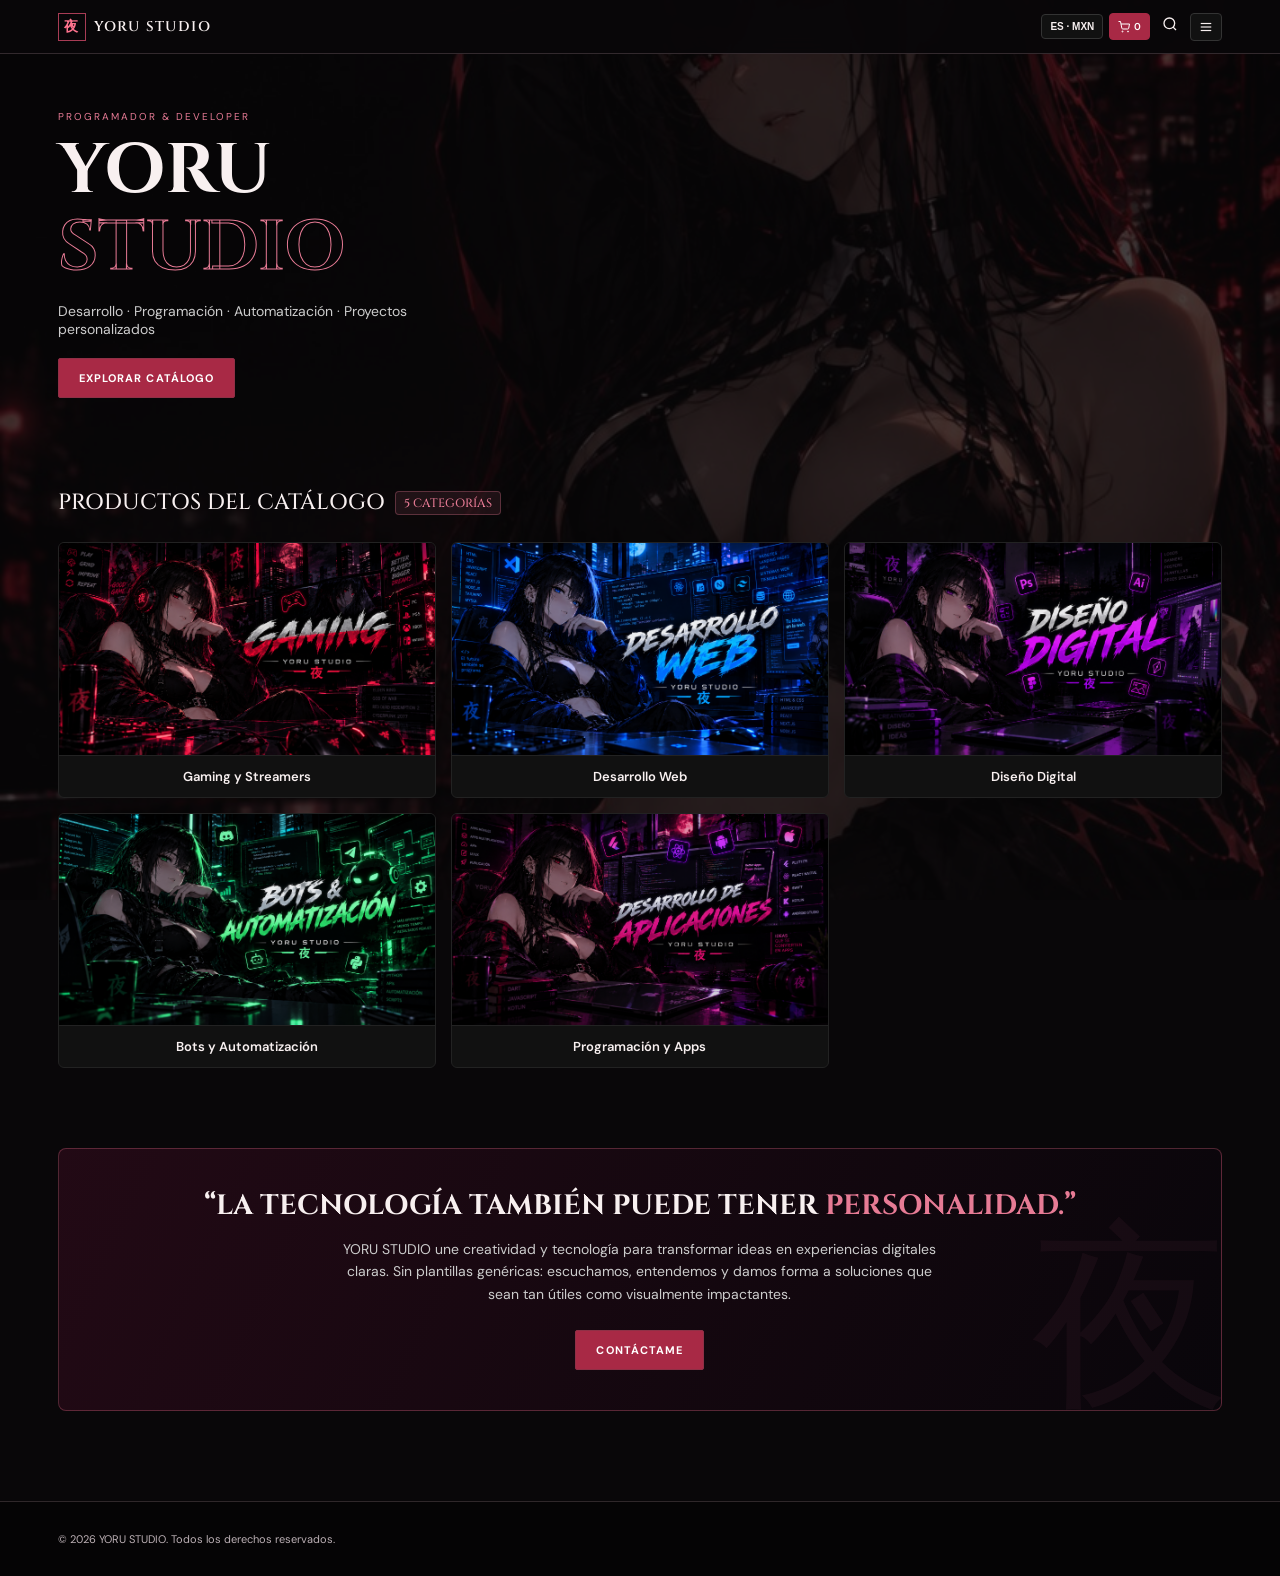
<file: index.html>
<!DOCTYPE html>
<html lang="es"><head><meta charset="utf-8"/><meta content="width=device-width,initial-scale=1,viewport-fit=cover" name="viewport"/><meta content="#090709" name="theme-color"/><title>YORU STUDIO — Digital Atelier</title>
<link href="https://fonts.googleapis.com" rel="preconnect"/><link crossorigin="" href="https://fonts.gstatic.com" rel="preconnect"/><link href="https://fonts.googleapis.com/css2?family=Cinzel:wght@400;500;600;700&family=DM+Sans:wght@300;400;500;600;700&display=swap" rel="stylesheet"/>
<link rel="stylesheet" href="./css/style.css">
</head><body>
<div class="bg-global" id="global-bg" style="background-image: url('./assets/yoru.png');"></div>

<header class="nav" id="nav">
  <div class="wrap">
    <div class="nav-top">
      <a class="logo" href="index.html"><span class="logo-mark">夜</span><span>YORU STUDIO</span></a>
      
      <div class="nav-actions">
        <select class="nav-btn" style="appearance: none; cursor:pointer; outline:none;">
          <option>ES · MXN</option>
          <option>EN · USD</option>
        </select>
        
        <!-- ENLACE AL CARRITO -->
        <a href="carrito.html" class="nav-btn cart" style="text-decoration: none;">
          <svg width="12" height="12" viewBox="0 0 24 24" fill="none" stroke="currentColor" stroke-width="2"><circle cx="9" cy="21" r="1"></circle><circle cx="20" cy="21" r="1"></circle><path d="M1 1h4l2.68 13.39a2 2 0 0 0 2 1.61h9.72a2 2 0 0 0 2-1.61L23 6H6"></path></svg> 
          <span id="cart-count">0</span>
        </a>
        
        <div class="search-container">
          <form class="search-form" id="searchForm">
            <input type="text" placeholder="Buscar..." />
          </form>
          <button class="search-toggle" id="searchToggle">
            <svg width="16" height="16" viewBox="0 0 24 24" fill="none" stroke="currentColor" stroke-width="2"><circle cx="11" cy="11" r="8"></circle><line x1="21" y1="21" x2="16.65" y2="16.65"></line></svg>
          </button>
        </div>

        <button class="nav-btn" id="menuBtn">
          <svg width="14" height="14" viewBox="0 0 24 24" fill="none" stroke="currentColor" stroke-width="2"><line x1="3" y1="12" x2="21" y2="12"></line><line x1="3" y1="6" x2="21" y2="6"></line><line x1="3" y1="18" x2="21" y2="18"></line></svg>
        </button>
      </div>
    </div>
    
    <!-- MENÚ DESPLEGABLE -->
    <div class="menu-dropdown" id="menu">
      <a href="index.html">Inicio</a>
      <a href="index.html#portafolio">Catálogo</a>
      <a href="index.html#estudio">El Estudio</a>
      <a href="https://wa.me/525664921229" target="_blank" class="btn-contact">Contacto</a>
    </div>
  </div>
</header>

<main class="main-content">
  <section id="inicio" style="padding: 30px 0 50px;">
    <div class="wrap">
      <div style="max-width: 600px;">
        <div style="font-size: 10px; letter-spacing: 0.2em; color: var(--pink); text-transform: uppercase; margin-bottom: 10px;">Programador & Developer</div>
        <h1 style="font-family: Cinzel, serif; font-size: clamp(40px, 6vw, 70px); line-height: 1.1; margin: 0 0 15px;">YORU <br><span style="color: transparent; -webkit-text-stroke: 1px var(--pink);">STUDIO</span></h1>
        <p style="font-size: 14px; color: #ccc; margin-bottom: 20px; max-width: 400px;">Desarrollo · Programación · Automatización · Proyectos personalizados</p>
        <a href="#portafolio" class="btn">EXPLORAR CATÁLOGO</a>
      </div>
    </div>
  </section>

  <section class="section" id="portafolio">
    <div class="wrap">
      <div class="section-title">PRODUCTOS DEL CATÁLOGO <span>5 CATEGORÍAS</span></div>
      <div class="portfolio-grid">
        
        <!-- Categoría Gaming (Enlace corregido) -->
        <a href="proyecto-gaming.html" class="project-card">
          <div class="project-img-wrapper"><img src="./assets/cat-gaming.png" alt="Gaming"></div>
          <div class="project-info"><h4>Gaming y Streamers</h4></div>
        </a>
        
        <!-- Categoría Desarrollo Web -->
        <a href="proyecto-web.html" class="project-card">
          <div class="project-img-wrapper"><img src="./assets/cat-web.png" alt="Desarrollo Web"></div>
          <div class="project-info"><h4>Desarrollo Web</h4></div>
        </a>
        
        <!-- Categoría Diseño Digital -->
        <a href="proyecto-diseno.html" class="project-card">
          <div class="project-img-wrapper"><img src="./assets/cat-diseno.png" alt="Diseño Digital"></div>
          <div class="project-info"><h4>Diseño Digital</h4></div>
        </a>
        
        <!-- Categoría Bots -->
        <a href="proyecto-bots.html" class="project-card">
          <div class="project-img-wrapper"><img src="./assets/cat-bots.png" alt="Bots"></div>
          <div class="project-info"><h4>Bots y Automatización</h4></div>
        </a>
        
        <!-- Categoría Apps -->
        <a href="proyecto-apps.html" class="project-card">
          <div class="project-img-wrapper"><img src="./assets/cat-apps.png" alt="Apps"></div>
          <div class="project-info"><h4>Programación y Apps</h4></div>
        </a>
        
      </div>
    </div>
  </section>

  <section class="section" id="estudio">
    <div class="wrap">
      <div class="contact-panel">
        <h2>“LA TECNOLOGÍA TAMBIÉN PUEDE TENER <em>PERSONALIDAD.”</em></h2>
        <p>YORU STUDIO une creatividad y tecnología para transformar ideas en experiencias digitales claras. Sin plantillas genéricas: escuchamos, entendemos y damos forma a soluciones que sean tan útiles como visualmente impactantes.</p>
        <a href="https://wa.me/525664921229" target="_blank" class="btn">CONTÁCTAME</a>
      </div>
    </div>
  </section>
</main>

<footer class="footer">
  <div class="wrap footer-inner">
    <div>© 2026 YORU STUDIO. Todos los derechos reservados.</div>
  </div>
</footer>

<script src="./js/main.js"></script>
</body></html>
</file>
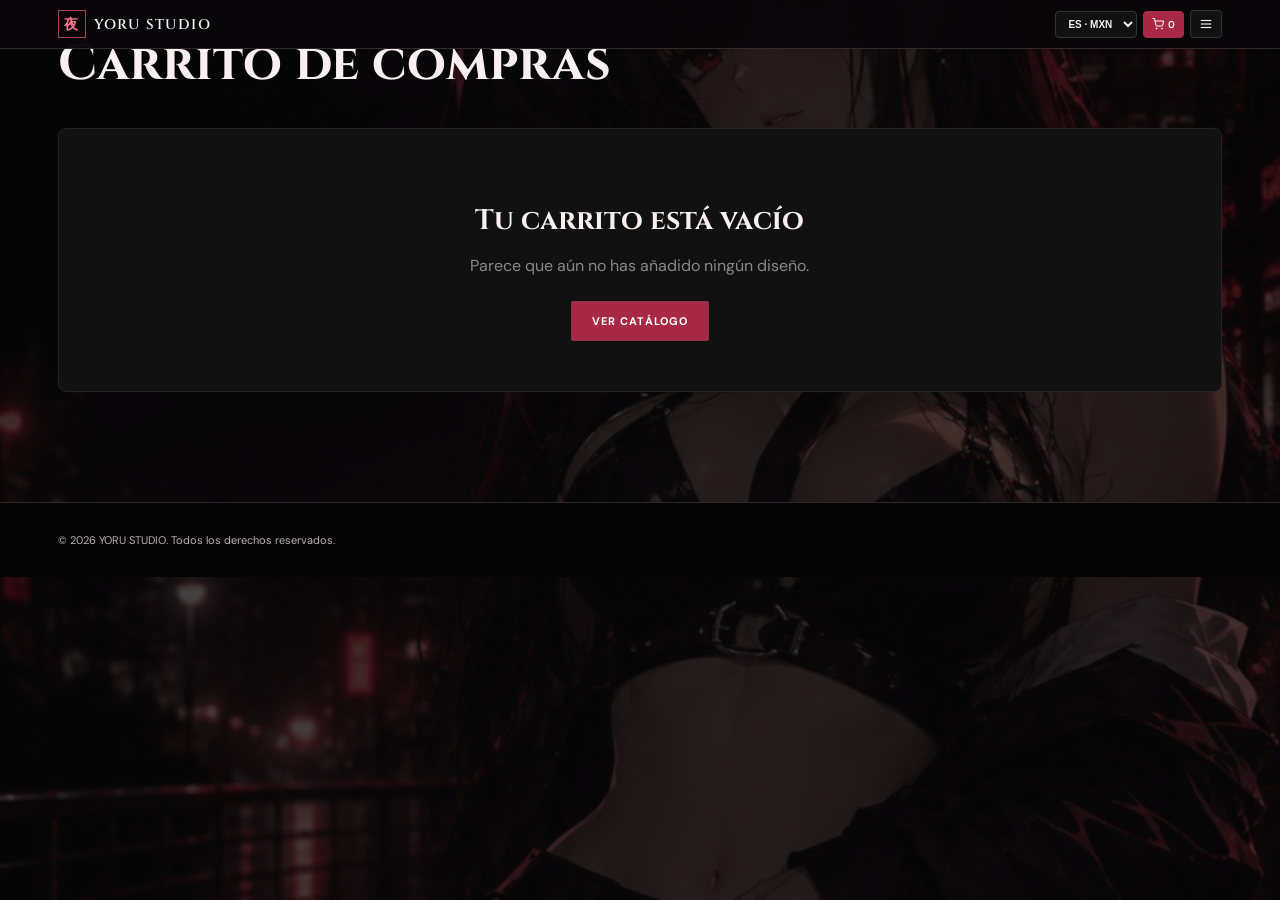
<file: carrito.html>
<!DOCTYPE html>
<html lang="es"><head><meta charset="utf-8"/><meta content="width=device-width,initial-scale=1,viewport-fit=cover" name="viewport"/><meta content="#090709" name="theme-color"/><title>Carrito — YORU STUDIO</title>
<link href="https://fonts.googleapis.com" rel="preconnect"/><link crossorigin="" href="https://fonts.gstatic.com" rel="preconnect"/><link href="https://fonts.googleapis.com/css2?family=Cinzel:wght@400;500;600;700&family=DM+Sans:wght@300;400;500;600;700&display=swap" rel="stylesheet"/>
<link rel="stylesheet" href="./css/style.css">
<style>
  .cart-page { padding: 30px 0 60px; }
  .cart-layout { display: grid; grid-template-columns: 2fr 1fr; gap: 30px; align-items: start; }
  .cart-items { display: flex; flex-direction: column; gap: 15px; }
  .cart-item { display: flex; gap: 15px; background: #111; border: 1px solid #222; border-radius: 8px; padding: 15px; align-items: center; }
  .cart-item img { width: 80px; height: 80px; object-fit: cover; border-radius: 4px; border: 1px solid #333; }
  .cart-item-info { flex: 1; }
  .cart-item-title { font-size: 16px; font-weight: 600; color: var(--white); margin: 0 0 5px; }
  .cart-item-price { font-size: 14px; color: var(--pink); font-weight: 700; }
  .cart-controls { display: flex; align-items: center; gap: 10px; margin-top: 10px; }
  .cart-controls button { background: #222; border: 1px solid #444; color: white; width: 28px; height: 28px; border-radius: 4px; display: flex; align-items: center; justify-content: center; cursor: pointer; font-size: 16px; }
  .cart-controls span { font-size: 14px; width: 20px; text-align: center; }
  .cart-item-remove { background: none; border: none; color: #666; cursor: pointer; font-size: 20px; padding: 5px; transition: color 0.2s; }
  .cart-item-remove:hover { color: var(--red); }
  .cart-summary { background: #111; border: 1px solid var(--line); border-radius: 8px; padding: 25px; position: sticky; top: 90px; }
  .cart-summary h3 { font-family: Cinzel, serif; font-size: 22px; margin: 0 0 20px; color: var(--white); border-bottom: 1px solid #333; padding-bottom: 15px; }
  .summary-row { display: flex; justify-content: space-between; margin-bottom: 15px; font-size: 14px; color: #ccc; }
  .summary-row.total { font-size: 20px; color: var(--pink); font-weight: 700; margin-top: 20px; border-top: 1px solid #333; padding-top: 15px; }
  .empty-cart { text-align: center; padding: 50px 20px; background: #111; border: 1px solid #222; border-radius: 8px; }
  .empty-cart h2 { font-family: Cinzel, serif; font-size: 28px; margin-bottom: 15px; }
  .empty-cart p { color: #888; margin-bottom: 25px; }
  @media (max-width: 800px) {
    .cart-layout { grid-template-columns: 1fr; }
    .cart-summary { position: static; }
    .cart-item img { width: 60px; height: 60px; }
    .cart-item-title { font-size: 14px; }
  }
</style>
</head><body>
<div class="bg-global" style="background-image: url('./assets/yoru.png');"></div>

<header class="nav" id="nav">
  <div class="wrap">
    <div class="nav-top">
      <a class="logo" href="index.html"><span class="logo-mark">夜</span><span>YORU STUDIO</span></a>
      <div class="nav-actions">
        <select class="nav-btn"><option>ES · MXN</option><option>EN · USD</option></select>
        <a href="carrito.html" class="nav-btn cart" style="background: var(--wine); text-decoration:none;">
          <svg width="12" height="12" viewBox="0 0 24 24" fill="none" stroke="currentColor" stroke-width="2"><circle cx="9" cy="21" r="1"></circle><circle cx="20" cy="21" r="1"></circle><path d="M1 1h4l2.68 13.39a2 2 0 0 0 2 1.61h9.72a2 2 0 0 0 2-1.61L23 6H6"></path></svg> 
          <span id="cart-count">0</span>
        </a>
        <button class="nav-btn" id="menuBtn"><svg width="14" height="14" viewBox="0 0 24 24" fill="none" stroke="currentColor" stroke-width="2"><line x1="3" y1="12" x2="21" y2="12"></line><line x1="3" y1="6" x2="21" y2="6"></line><line x1="3" y1="18" x2="21" y2="18"></line></svg></button>
      </div>
    </div>
    <div class="menu-dropdown" id="menu">
      <a href="index.html">Inicio</a>
      <a href="index.html#portafolio">Catálogo</a>
      <a href="https://wa.me/525664921229" class="btn-contact">Contacto</a>
    </div>
  </div>
</header>

<main class="main-content cart-page">
  <div class="wrap">
    <h1 style="font-family: Cinzel, serif; font-size: clamp(30px, 5vw, 50px); margin: 0 0 30px;">Carrito de compras</h1>

    <div class="cart-layout" id="cart-layout">
      <div class="cart-items" id="cart-items-container"></div>
      
      <div class="cart-summary" id="cart-summary">
        <h3>Resumen de compra</h3>
        <div class="summary-row"><span>Subtotal</span><span id="summary-subtotal">$0 MXN</span></div>
        <div class="summary-row"><span>Envío</span><span style="color: var(--muted);">A convenir</span></div>
        <div class="summary-row total"><span>Total</span><span id="summary-total">$0 MXN</span></div>
        <button class="btn" style="width: 100%; margin-top: 20px; justify-content: center; padding: 15px;" onclick="checkoutWhatsApp()">FINALIZAR POR WHATSAPP</button>
        <a href="index.html#portafolio" style="display: block; text-align: center; margin-top: 15px; font-size: 12px; color: #888; text-decoration: underline;">Seguir comprando</a>
      </div>

      <div class="empty-cart" id="empty-cart" style="display: none; grid-column: 1 / -1;">
        <h2>Tu carrito está vacío</h2>
        <p>Parece que aún no has añadido ningún diseño.</p>
        <a href="index.html#portafolio" class="btn">Ver catálogo</a>
      </div>
    </div>
  </div>
</main>

<footer class="footer"><div class="wrap footer-inner"><div>© 2026 YORU STUDIO. Todos los derechos reservados.</div></div></footer>

<script src="./js/main.js"></script>
<script>
  function renderCart() {
    const cart = window.getCart(); 
    const container = document.getElementById('cart-items-container');
    const summary = document.getElementById('cart-summary');
    const emptyCart = document.getElementById('empty-cart');

    if (cart.length === 0) {
      container.style.display = 'none';
      summary.style.display = 'none';
      emptyCart.style.display = 'block';
      return;
    }

    container.style.display = 'flex';
    summary.style.display = 'block';
    emptyCart.style.display = 'none';

    container.innerHTML = '';
    let total = 0;

    cart.forEach(item => {
      const priceNum = parseFloat(item.price.replace(/[^0-9.]/g, ''));
      const subtotal = priceNum * item.quantity;
      total += subtotal;

      container.innerHTML += `
        <div class="cart-item">
          <img src="${item.img}" alt="${item.title}">
          <div class="cart-item-info">
            <h4 class="cart-item-title">${item.title}</h4>
            <div class="cart-item-price">${item.price}</div>
            <div class="cart-controls">
              <button onclick="changeQty('${item.id}', -1)">-</button>
              <span>${item.quantity}</span>
              <button onclick="changeQty('${item.id}', 1)">+</button>
            </div>
          </div>
          <button class="cart-item-remove" onclick="removeFromCart('${item.id}')">&times;</button>
        </div>
      `;
    });

    document.getElementById('summary-subtotal').textContent = `$${total} MXN`;
    document.getElementById('summary-total').textContent = `$${total} MXN`;
  }

  window.changeQty = (id, change) => {
    let cart = window.getCart();
    const item = cart.find(i => i.id === id);
    if (item) {
      item.quantity += change;
      if (item.quantity <= 0) {
        cart = cart.filter(i => i.id !== id);
      }
      window.saveCart(cart); 
      renderCart(); 
    }
  };

  window.removeFromCart = (id) => {
    let cart = window.getCart().filter(i => i.id !== id);
    window.saveCart(cart); 
    renderCart(); 
  };

  document.addEventListener('DOMContentLoaded', renderCart);
</script>
</body></html>
</file>
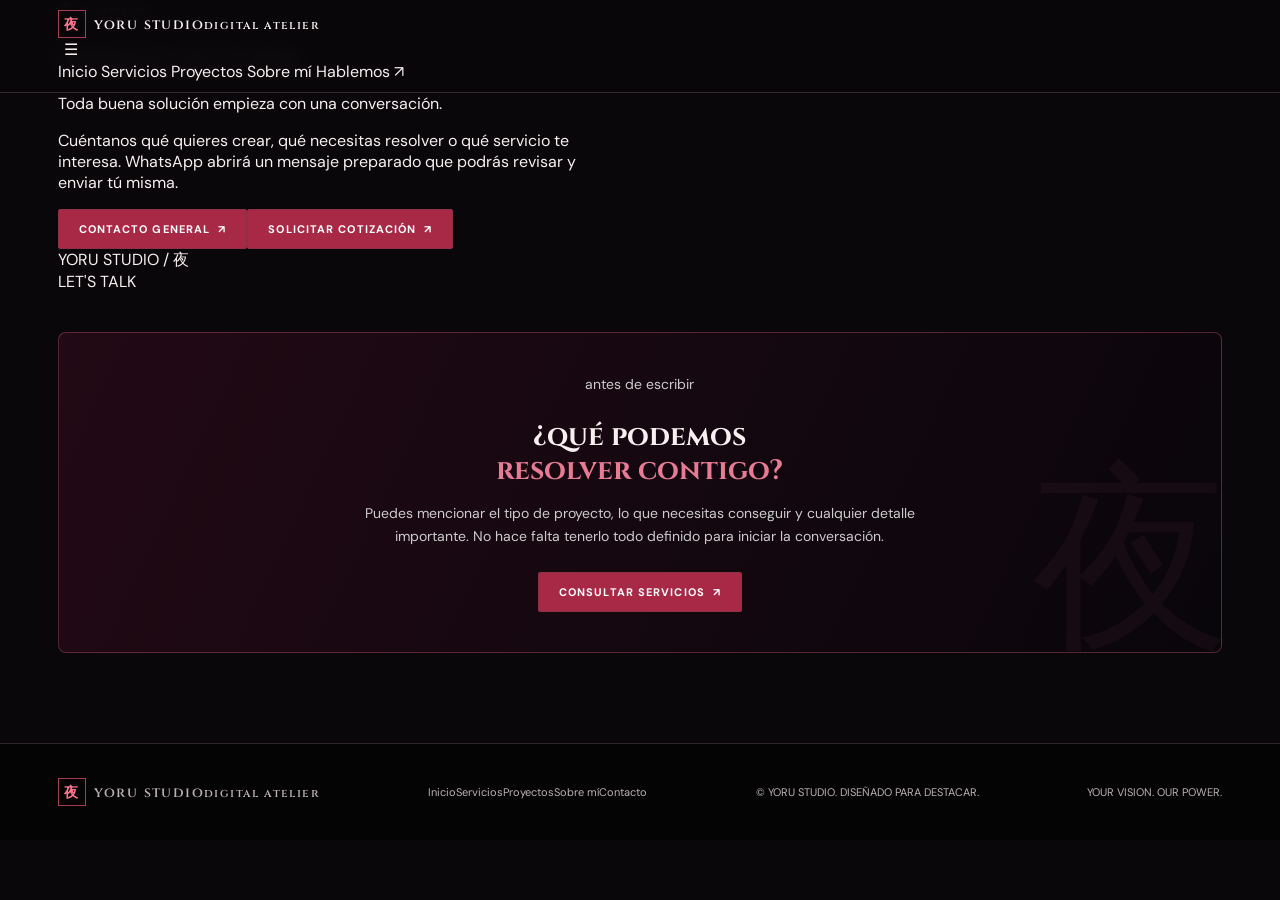
<file: contacto.html>
<!DOCTYPE html>
<html lang="es"><head><meta charset="utf-8"/><meta content="width=device-width,initial-scale=1,viewport-fit=cover" name="viewport"/><meta content="#090709" name="theme-color"/><meta name="description" content="Contacta con YORU STUDIO para consultar servicios o solicitar una cotización."/><title>Contacto — YORU STUDIO</title>
<meta property="og:type" content="website"/>
<meta property="og:title" content="YORU STUDIO — Digital Atelier"/>
<meta property="og:description" content="Tecnología con propósito. Ideas sin límites."/>
<meta property="og:url" content="https://alyson2904.github.io/-yoru-studio/"/>
<meta property="og:image" content="https://alyson2904.github.io/-yoru-studio/assets/yoru.png"/>
<link rel="icon" href="data:image/svg+xml,%3Csvg xmlns='http://www.w3.org/2000/svg' viewBox='0 0 64 64'%3E%3Crect width='64' height='64' rx='8' fill='%23090709'/%3E%3Ctext x='12' y='46' font-size='42' fill='%23e84967'%3E%E5%A4%9C%3C/text%3E%3C/svg%3E"/>
<link href="https://fonts.googleapis.com" rel="preconnect"/><link crossorigin="" href="https://fonts.gstatic.com" rel="preconnect"/><link href="https://fonts.googleapis.com/css2?family=Cinzel:wght@400;500;600;700&amp;family=DM+Sans:wght@300;400;500;600;700&amp;display=swap" rel="stylesheet"/>
<link rel="stylesheet" href="./css/style.css">
</head><body>
<div class="bg-fixed" id="global-bg" style="background-image: url('./assets/yoru-bosque.png');"></div>
<div aria-hidden="true" class="noise"></div><div aria-hidden="true" class="progress"></div>
<header class="nav" id="nav"><div class="wrap nav-inner">
<a aria-label="Yoru Studio, ir al inicio" class="logo" href="./index.html"><span class="logo-mark">夜</span><span>yoru studio<small>digital atelier</small></span></a>
<button type="button" aria-controls="menu" aria-expanded="false" aria-label="Abrir menú" class="menu-toggle" id="menuBtn">☰</button>
<nav aria-label="Navegación principal" class="nav-links" id="menu">
<a href="./index.html">Inicio</a>
<a href="./servicios.html">Servicios</a>
<a href="./proyectos.html">Proyectos</a>
<a href="./sobre-mi.html">Sobre mí</a>
<a class="nav-cta whatsapp-link" data-message="general" href="https://wa.me/525664921229" aria-current="page">Hablemos ↗</a>
</nav></div></header>
<main>
<section class="hero hero-contacto"><div class="wrap"><div class="hero-copy">
<div class="eyebrow reveal">夜 · contacto</div><h1 class="reveal">hablemos<span> de tu idea.</span></h1>
<p class="lead reveal">Toda buena solución empieza con una conversación.</p>
<p class="lead reveal" style="max-width:520px">Cuéntanos qué quieres crear, qué necesitas resolver o qué servicio te interesa. WhatsApp abrirá un mensaje preparado que podrás revisar y enviar tú misma.</p>
<div class="actions reveal"><a class="btn whatsapp-link" data-message="general" href="https://wa.me/525664921229">contacto general <span aria-hidden="true">↗</span></a><a class="btn secondary whatsapp-link" data-message="quote" href="https://wa.me/525664921229">solicitar cotización <span aria-hidden="true">↗</span></a></div>
</div><div class="hero-bottom"><div class="scroll-mark"><span class="scroll-line"></span>YORU STUDIO / 夜</div><span class="vertical-word">LET'S TALK</span></div></div></section>

<section class="section section-rule">
  <div class="wrap"><div class="contact-panel reveal"><p class="kicker">antes de escribir</p><h2>¿qué podemos<br/><em>resolver contigo?</em></h2><p>Puedes mencionar el tipo de proyecto, lo que necesitas conseguir y cualquier detalle importante. No hace falta tenerlo todo definido para iniciar la conversación.</p><div class="actions"><a class="btn whatsapp-link" data-message="services" href="https://wa.me/525664921229">consultar servicios <span aria-hidden="true">↗</span></a></div></div></div></section>
</main>
<footer class="footer"><div class="wrap footer-inner">
<a class="logo" href="./index.html"><span class="logo-mark">夜</span><span>yoru studio<small>digital atelier</small></span></a>
<div class="footer-links" aria-label="Enlaces del pie"><a href="./index.html">Inicio</a><a href="./servicios.html">Servicios</a><a href="./proyectos.html">Proyectos</a><a href="./sobre-mi.html">Sobre mí</a><a href="./contacto.html">Contacto</a></div>
<p>© <span id="year"></span> YORU STUDIO. DISEÑADO PARA DESTACAR.</p><p>YOUR VISION. OUR POWER.</p></div></footer>
<script src="./js/main.js"></script>
</body></html>
</file>
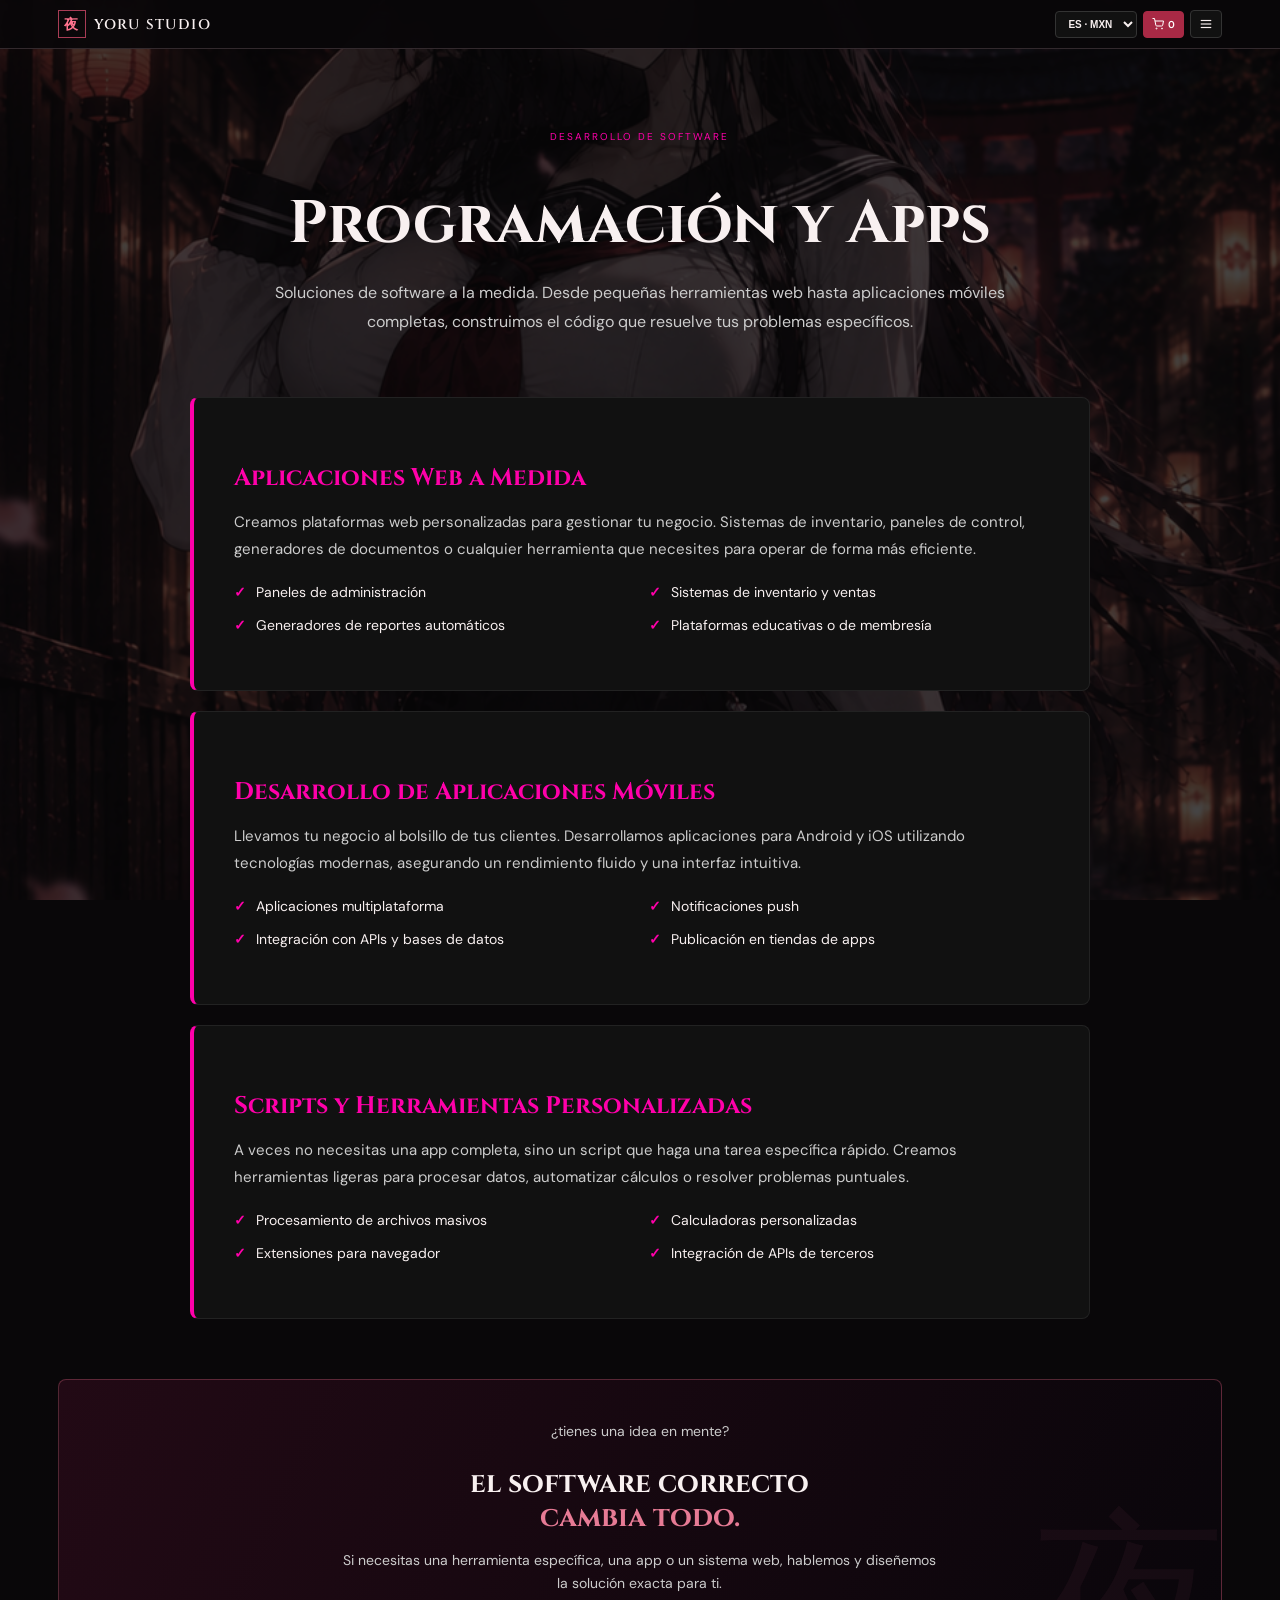
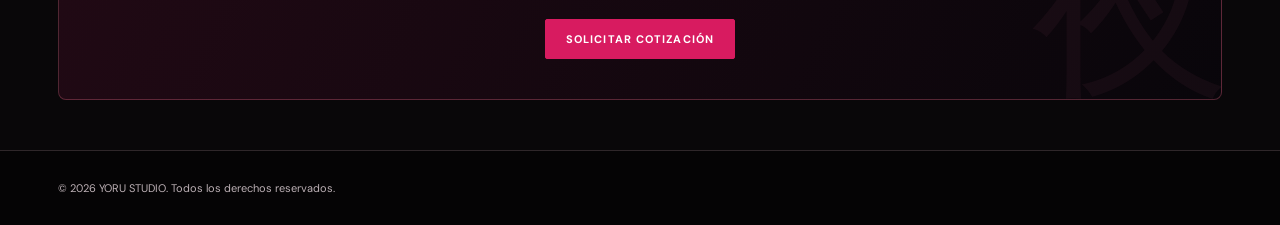
<file: proyecto-apps.html>
<!DOCTYPE html>
<html lang="es"><head><meta charset="utf-8"/><meta content="width=device-width,initial-scale=1,viewport-fit=cover" name="viewport"/><meta content="#090709" name="theme-color"/><title>Programación y Apps — YORU STUDIO</title>
<link href="https://fonts.googleapis.com" rel="preconnect"/><link crossorigin="" href="https://fonts.gstatic.com" rel="preconnect"/><link href="https://fonts.googleapis.com/css2?family=Cinzel:wght@400;500;600;700&family=DM+Sans:wght@300;400;500;600;700&display=swap" rel="stylesheet"/>
<link rel="stylesheet" href="./css/style.css">
<style>
  .services-header { padding: 50px 0 30px; text-align: center; }
  .services-header h1 { font-family: Cinzel, serif; font-size: clamp(36px, 6vw, 60px); color: var(--white); margin-bottom: 15px; }
  .services-header p { font-size: 16px; color: #ccc; max-width: 800px; margin: 0 auto 30px; line-height: 1.8; }
  
  .services-container { max-width: 900px; margin: 0 auto 60px; display: flex; flex-direction: column; gap: 20px; }
  
  .service-block { background: #111; padding: 40px; border-radius: 8px; border: 1px solid #222; border-left: 4px solid #ff00aa; }
  .service-block h3 { font-family: Cinzel, serif; font-size: 24px; color: #ff00aa; margin-bottom: 15px; }
  .service-block p { font-size: 15px; color: #ccc; line-height: 1.8; margin-bottom: 15px; }
  
  .service-features { list-style: none; padding: 0; display: grid; grid-template-columns: 1fr 1fr; gap: 15px; margin-top: 20px; }
  .service-features li { font-size: 14px; color: var(--white); display: flex; align-items: flex-start; gap: 10px; }
  .service-features li::before { content: "✓"; color: #ff00aa; font-weight: bold; }

  @media (max-width: 800px) {
    .service-block { padding: 25px; }
    .service-features { grid-template-columns: 1fr; }
  }
</style>
</head><body>
<div class="bg-global" style="background-image: url('./assets/yoru-roja.png');"></div>

<header class="nav" id="nav">
  <div class="wrap">
    <div class="nav-top">
      <a class="logo" href="index.html"><span class="logo-mark">夜</span><span>YORU STUDIO</span></a>
      <div class="nav-actions">
        <select class="nav-btn"><option>ES · MXN</option><option>EN · USD</option></select>
        <a href="carrito.html" class="nav-btn cart" style="text-decoration: none;">
          <svg width="12" height="12" viewBox="0 0 24 24" fill="none" stroke="currentColor" stroke-width="2"><circle cx="9" cy="21" r="1"></circle><circle cx="20" cy="21" r="1"></circle><path d="M1 1h4l2.68 13.39a2 2 0 0 0 2 1.61h9.72a2 2 0 0 0 2-1.61L23 6H6"></path></svg> 
          <span id="cart-count">0</span>
        </a>
        <button class="nav-btn" id="menuBtn"><svg width="14" height="14" viewBox="0 0 24 24" fill="none" stroke="currentColor" stroke-width="2"><line x1="3" y1="12" x2="21" y2="12"></line><line x1="3" y1="6" x2="21" y2="6"></line><line x1="3" y1="18" x2="21" y2="18"></line></svg></button>
      </div>
    </div>
    <div class="menu-dropdown" id="menu">
      <a href="index.html">Inicio</a>
      <a href="index.html#portafolio">Catálogo</a>
      <a href="https://wa.me/525664921229" class="btn-contact">Contacto</a>
    </div>
  </div>
</header>

<main class="main-content">
  <div class="wrap">
    
    <div class="services-header">
      <div style="color: #ff00aa; font-size: 10px; letter-spacing: 0.2em; text-transform: uppercase; margin-bottom: 10px;">Desarrollo de Software</div>
      <h1>Programación y Apps</h1>
      <p>Soluciones de software a la medida. Desde pequeñas herramientas web hasta aplicaciones móviles completas, construimos el código que resuelve tus problemas específicos.</p>
    </div>

    <div class="services-container">
      
      <div class="service-block">
        <h3>Aplicaciones Web a Medida</h3>
        <p>Creamos plataformas web personalizadas para gestionar tu negocio. Sistemas de inventario, paneles de control, generadores de documentos o cualquier herramienta que necesites para operar de forma más eficiente.</p>
        <ul class="service-features">
          <li>Paneles de administración</li>
          <li>Sistemas de inventario y ventas</li>
          <li>Generadores de reportes automáticos</li>
          <li>Plataformas educativas o de membresía</li>
        </ul>
      </div>

      <div class="service-block">
        <h3>Desarrollo de Aplicaciones Móviles</h3>
        <p>Llevamos tu negocio al bolsillo de tus clientes. Desarrollamos aplicaciones para Android y iOS utilizando tecnologías modernas, asegurando un rendimiento fluido y una interfaz intuitiva.</p>
        <ul class="service-features">
          <li>Aplicaciones multiplataforma</li>
          <li>Notificaciones push</li>
          <li>Integración con APIs y bases de datos</li>
          <li>Publicación en tiendas de apps</li>
        </ul>
      </div>

      <div class="service-block">
        <h3>Scripts y Herramientas Personalizadas</h3>
        <p>A veces no necesitas una app completa, sino un script que haga una tarea específica rápido. Creamos herramientas ligeras para procesar datos, automatizar cálculos o resolver problemas puntuales.</p>
        <ul class="service-features">
          <li>Procesamiento de archivos masivos</li>
          <li>Calculadoras personalizadas</li>
          <li>Extensiones para navegador</li>
          <li>Integración de APIs de terceros</li>
        </ul>
      </div>

    </div>

    <div class="contact-panel reveal" style="margin-top: 60px;">
      <p class="kicker">¿tienes una idea en mente?</p>
      <h2>el software correcto<br/><em>cambia todo.</em></h2>
      <p>Si necesitas una herramienta específica, una app o un sistema web, hablemos y diseñemos la solución exacta para ti.</p>
      <div class="actions" style="justify-content: center;">
        <a href="https://wa.me/525664921229?text=Hola,%20me%20interesa%20el%20servicio%20de%20Programación%20y%20Apps" target="_blank" class="btn" style="background: #d81b60; border-color: #d81b60;">Solicitar Cotización</a>
      </div>
    </div>
  </div>
</main>

<footer class="footer"><div class="wrap footer-inner"><div>© 2026 YORU STUDIO. Todos los derechos reservados.</div></div></footer>

<script src="./js/main.js"></script>
<script>
  document.getElementById('menuBtn').addEventListener('click', () => {
    document.getElementById('menu').classList.toggle('active');
  });
</script>
</body></html>
</file>
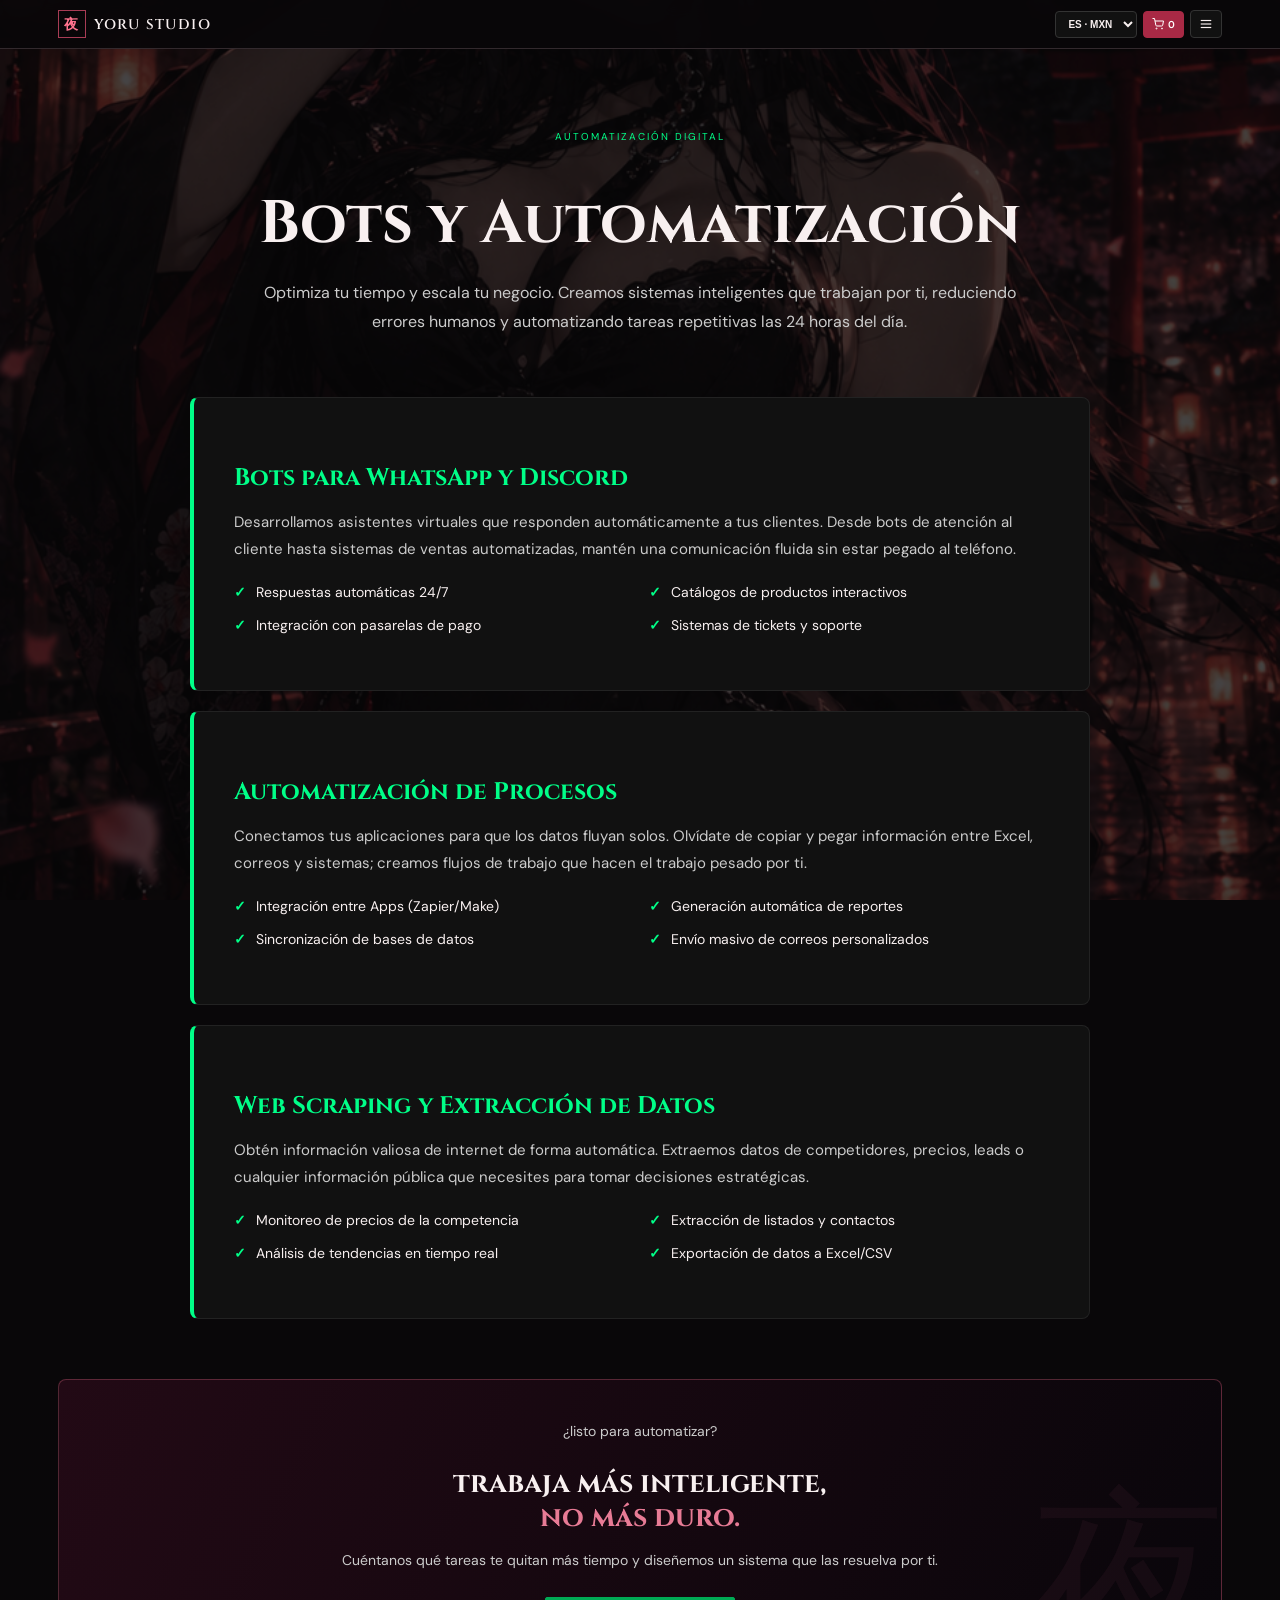
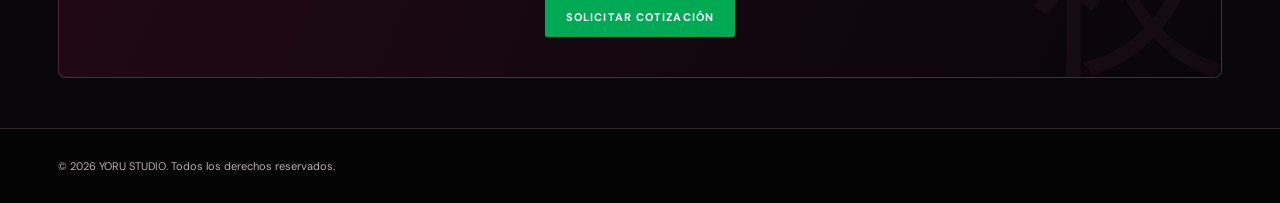
<file: proyecto-bots.html>
<!DOCTYPE html>
<html lang="es"><head><meta charset="utf-8"/><meta content="width=device-width,initial-scale=1,viewport-fit=cover" name="viewport"/><meta content="#090709" name="theme-color"/><title>Bots y Automatización — YORU STUDIO</title>
<link href="https://fonts.googleapis.com" rel="preconnect"/><link crossorigin="" href="https://fonts.gstatic.com" rel="preconnect"/><link href="https://fonts.googleapis.com/css2?family=Cinzel:wght@400;500;600;700&family=DM+Sans:wght@300;400;500;600;700&display=swap" rel="stylesheet"/>
<link rel="stylesheet" href="./css/style.css">
<style>
  /* Estilos para la página de Servicios de Bots */
  .services-header { padding: 50px 0 30px; text-align: center; }
  .services-header h1 { font-family: Cinzel, serif; font-size: clamp(36px, 6vw, 60px); color: var(--white); margin-bottom: 15px; }
  .services-header p { font-size: 16px; color: #ccc; max-width: 800px; margin: 0 auto 30px; line-height: 1.8; }
  
  .services-container { max-width: 900px; margin: 0 auto 60px; display: flex; flex-direction: column; gap: 20px; }
  
  /* Borde verde para esta sección */
  .service-block { background: #111; padding: 40px; border-radius: 8px; border: 1px solid #222; border-left: 4px solid #00ff88; }
  .service-block h3 { font-family: Cinzel, serif; font-size: 24px; color: #00ff88; margin-bottom: 15px; }
  .service-block p { font-size: 15px; color: #ccc; line-height: 1.8; margin-bottom: 15px; }
  
  .service-features { list-style: none; padding: 0; display: grid; grid-template-columns: 1fr 1fr; gap: 15px; margin-top: 20px; }
  .service-features li { font-size: 14px; color: var(--white); display: flex; align-items: flex-start; gap: 10px; }
  .service-features li::before { content: "✓"; color: #00ff88; font-weight: bold; }

  @media (max-width: 800px) {
    .service-block { padding: 25px; }
    .service-features { grid-template-columns: 1fr; }
  }
</style>
</head><body>
<!-- Fondo Verde para Bots -->
<div class="bg-global" style="background-image: url('./assets/yoru-bosque.png');"></div>

<header class="nav" id="nav">
  <div class="wrap">
    <div class="nav-top">
      <a class="logo" href="index.html"><span class="logo-mark">夜</span><span>YORU STUDIO</span></a>
      <div class="nav-actions">
        <select class="nav-btn"><option>ES · MXN</option><option>EN · USD</option></select>
        <a href="carrito.html" class="nav-btn cart" style="text-decoration: none;">
          <svg width="12" height="12" viewBox="0 0 24 24" fill="none" stroke="currentColor" stroke-width="2"><circle cx="9" cy="21" r="1"></circle><circle cx="20" cy="21" r="1"></circle><path d="M1 1h4l2.68 13.39a2 2 0 0 0 2 1.61h9.72a2 2 0 0 0 2-1.61L23 6H6"></path></svg> 
          <span id="cart-count">0</span>
        </a>
        <button class="nav-btn" id="menuBtn"><svg width="14" height="14" viewBox="0 0 24 24" fill="none" stroke="currentColor" stroke-width="2"><line x1="3" y1="12" x2="21" y2="12"></line><line x1="3" y1="6" x2="21" y2="6"></line><line x1="3" y1="18" x2="21" y2="18"></line></svg></button>
      </div>
    </div>
    <div class="menu-dropdown" id="menu">
      <a href="index.html">Inicio</a>
      <a href="index.html#portafolio">Catálogo</a>
      <a href="https://wa.me/525664921229" class="btn-contact">Contacto</a>
    </div>
  </div>
</header>

<main class="main-content">
  <div class="wrap">
    
    <div class="services-header">
      <div style="color: #00ff88; font-size: 10px; letter-spacing: 0.2em; text-transform: uppercase; margin-bottom: 10px;">Automatización Digital</div>
      <h1>Bots y Automatización</h1>
      <p>Optimiza tu tiempo y escala tu negocio. Creamos sistemas inteligentes que trabajan por ti, reduciendo errores humanos y automatizando tareas repetitivas las 24 horas del día.</p>
    </div>

    <div class="services-container">
      
      <div class="service-block">
        <h3>Bots para WhatsApp y Discord</h3>
        <p>Desarrollamos asistentes virtuales que responden automáticamente a tus clientes. Desde bots de atención al cliente hasta sistemas de ventas automatizadas, mantén una comunicación fluida sin estar pegado al teléfono.</p>
        <ul class="service-features">
          <li>Respuestas automáticas 24/7</li>
          <li>Catálogos de productos interactivos</li>
          <li>Integración con pasarelas de pago</li>
          <li>Sistemas de tickets y soporte</li>
        </ul>
      </div>

      <div class="service-block">
        <h3>Automatización de Procesos</h3>
        <p>Conectamos tus aplicaciones para que los datos fluyan solos. Olvídate de copiar y pegar información entre Excel, correos y sistemas; creamos flujos de trabajo que hacen el trabajo pesado por ti.</p>
        <ul class="service-features">
          <li>Integración entre Apps (Zapier/Make)</li>
          <li>Generación automática de reportes</li>
          <li>Sincronización de bases de datos</li>
          <li>Envío masivo de correos personalizados</li>
        </ul>
      </div>

      <div class="service-block">
        <h3>Web Scraping y Extracción de Datos</h3>
        <p>Obtén información valiosa de internet de forma automática. Extraemos datos de competidores, precios, leads o cualquier información pública que necesites para tomar decisiones estratégicas.</p>
        <ul class="service-features">
          <li>Monitoreo de precios de la competencia</li>
          <li>Extracción de listados y contactos</li>
          <li>Análisis de tendencias en tiempo real</li>
          <li>Exportación de datos a Excel/CSV</li>
        </ul>
      </div>

    </div>

    <div class="contact-panel reveal" style="margin-top: 60px;">
      <p class="kicker">¿listo para automatizar?</p>
      <h2>trabaja más inteligente,<br/><em>no más duro.</em></h2>
      <p>Cuéntanos qué tareas te quitan más tiempo y diseñemos un sistema que las resuelva por ti.</p>
      <div class="actions" style="justify-content: center;">
        <a href="https://wa.me/525664921229?text=Hola,%20me%20interesa%20el%20servicio%20de%20Bots%20y%20Automatización" target="_blank" class="btn" style="background: #00aa55; border-color: #00aa55;">Solicitar Cotización</a>
      </div>
    </div>
  </div>
</main>

<footer class="footer"><div class="wrap footer-inner"><div>© 2026 YORU STUDIO. Todos los derechos reservados.</div></div></footer>

<script src="./js/main.js"></script>
<script>
  document.getElementById('menuBtn').addEventListener('click', () => {
    document.getElementById('menu').classList.toggle('active');
  });
</script>
</body></html>
</file>
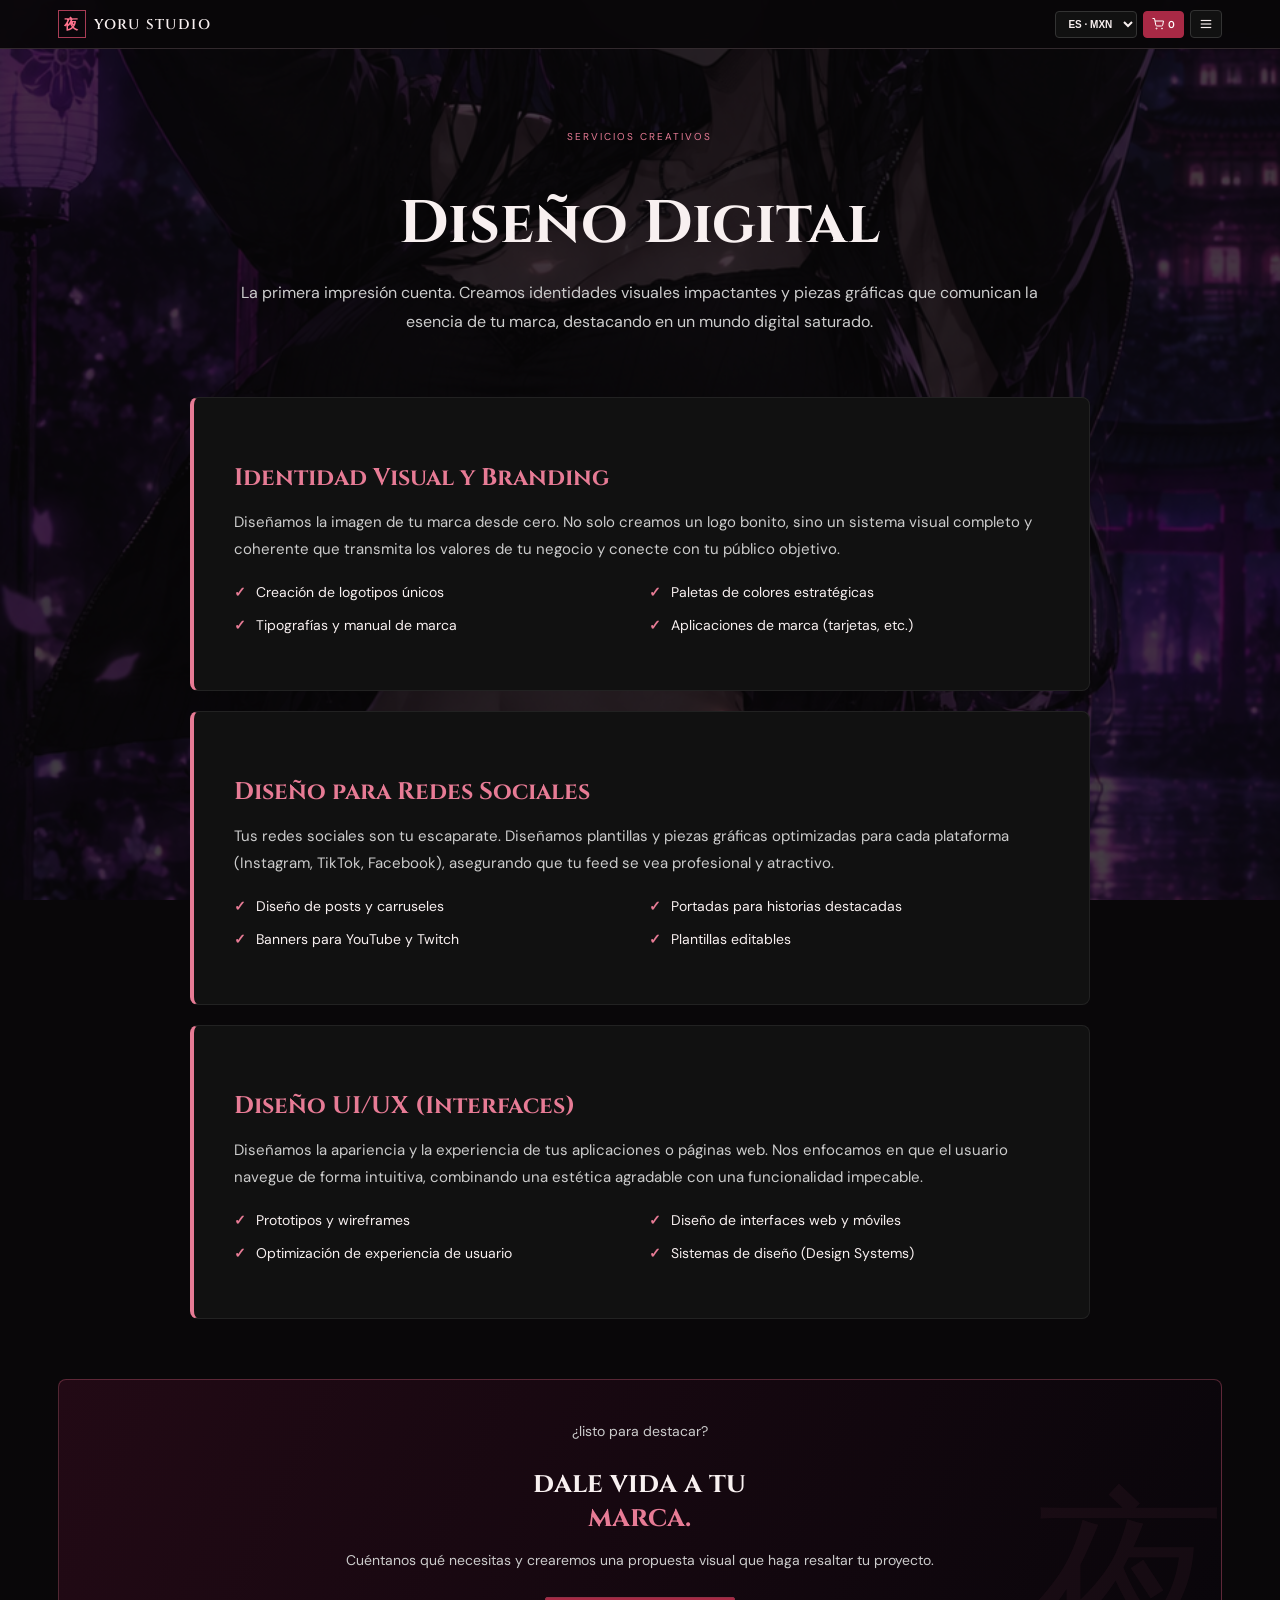
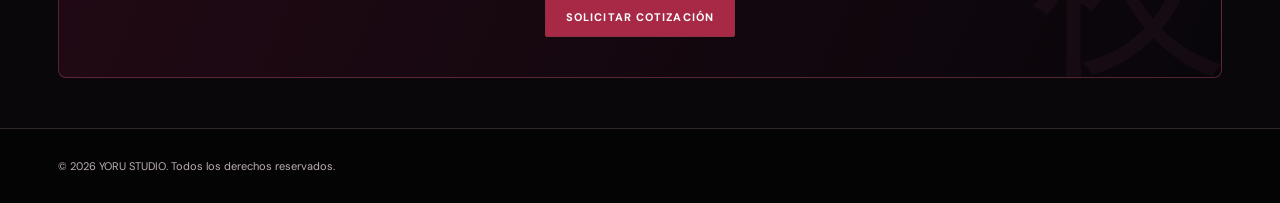
<file: proyecto-diseno.html>
<!DOCTYPE html>
<html lang="es"><head><meta charset="utf-8"/><meta content="width=device-width,initial-scale=1,viewport-fit=cover" name="viewport"/><meta content="#090709" name="theme-color"/><title>Diseño Digital — YORU STUDIO</title>
<link href="https://fonts.googleapis.com" rel="preconnect"/><link crossorigin="" href="https://fonts.gstatic.com" rel="preconnect"/><link href="https://fonts.googleapis.com/css2?family=Cinzel:wght@400;500;600;700&family=DM+Sans:wght@300;400;500;600;700&display=swap" rel="stylesheet"/>
<link rel="stylesheet" href="./css/style.css">
<style>
  /* Estilos específicos para la página de Servicios de Diseño */
  .services-header { padding: 50px 0 30px; text-align: center; }
  .services-header h1 { font-family: Cinzel, serif; font-size: clamp(36px, 6vw, 60px); color: var(--white); margin-bottom: 15px; }
  .services-header p { font-size: 16px; color: #ccc; max-width: 800px; margin: 0 auto 30px; line-height: 1.8; }
  
  .services-container { max-width: 900px; margin: 0 auto 60px; display: flex; flex-direction: column; gap: 20px; }
  
  .service-block { background: #111; padding: 40px; border-radius: 8px; border: 1px solid #222; border-left: 4px solid var(--pink); }
  .service-block h3 { font-family: Cinzel, serif; font-size: 24px; color: var(--pink); margin-bottom: 15px; }
  .service-block p { font-size: 15px; color: #ccc; line-height: 1.8; margin-bottom: 15px; }
  
  .service-features { list-style: none; padding: 0; display: grid; grid-template-columns: 1fr 1fr; gap: 15px; margin-top: 20px; }
  .service-features li { font-size: 14px; color: var(--white); display: flex; align-items: flex-start; gap: 10px; }
  .service-features li::before { content: "✓"; color: var(--pink); font-weight: bold; }

  @media (max-width: 800px) {
    .service-block { padding: 25px; }
    .service-features { grid-template-columns: 1fr; }
  }
</style>
</head><body>
<!-- Fondo Morado para Diseño -->
<div class="bg-global" style="background-image: url('./assets/yoru-morada.png');"></div>

<header class="nav" id="nav">
  <div class="wrap">
    <div class="nav-top">
      <a class="logo" href="index.html"><span class="logo-mark">夜</span><span>YORU STUDIO</span></a>
      <div class="nav-actions">
        <select class="nav-btn"><option>ES · MXN</option><option>EN · USD</option></select>
        <a href="carrito.html" class="nav-btn cart" style="text-decoration: none;">
          <svg width="12" height="12" viewBox="0 0 24 24" fill="none" stroke="currentColor" stroke-width="2"><circle cx="9" cy="21" r="1"></circle><circle cx="20" cy="21" r="1"></circle><path d="M1 1h4l2.68 13.39a2 2 0 0 0 2 1.61h9.72a2 2 0 0 0 2-1.61L23 6H6"></path></svg> 
          <span id="cart-count">0</span>
        </a>
        <button class="nav-btn" id="menuBtn"><svg width="14" height="14" viewBox="0 0 24 24" fill="none" stroke="currentColor" stroke-width="2"><line x1="3" y1="12" x2="21" y2="12"></line><line x1="3" y1="6" x2="21" y2="6"></line><line x1="3" y1="18" x2="21" y2="18"></line></svg></button>
      </div>
    </div>
    <div class="menu-dropdown" id="menu">
      <a href="index.html">Inicio</a>
      <a href="index.html#portafolio">Catálogo</a>
      <a href="https://wa.me/525664921229" class="btn-contact">Contacto</a>
    </div>
  </div>
</header>

<main class="main-content">
  <div class="wrap">
    
    <div class="services-header">
      <div style="color: var(--pink); font-size: 10px; letter-spacing: 0.2em; text-transform: uppercase; margin-bottom: 10px;">Servicios Creativos</div>
      <h1>Diseño Digital</h1>
      <p>La primera impresión cuenta. Creamos identidades visuales impactantes y piezas gráficas que comunican la esencia de tu marca, destacando en un mundo digital saturado.</p>
    </div>

    <div class="services-container">
      
      <div class="service-block">
        <h3>Identidad Visual y Branding</h3>
        <p>Diseñamos la imagen de tu marca desde cero. No solo creamos un logo bonito, sino un sistema visual completo y coherente que transmita los valores de tu negocio y conecte con tu público objetivo.</p>
        <ul class="service-features">
          <li>Creación de logotipos únicos</li>
          <li>Paletas de colores estratégicas</li>
          <li>Tipografías y manual de marca</li>
          <li>Aplicaciones de marca (tarjetas, etc.)</li>
        </ul>
      </div>

      <div class="service-block">
        <h3>Diseño para Redes Sociales</h3>
        <p>Tus redes sociales son tu escaparate. Diseñamos plantillas y piezas gráficas optimizadas para cada plataforma (Instagram, TikTok, Facebook), asegurando que tu feed se vea profesional y atractivo.</p>
        <ul class="service-features">
          <li>Diseño de posts y carruseles</li>
          <li>Portadas para historias destacadas</li>
          <li>Banners para YouTube y Twitch</li>
          <li>Plantillas editables</li>
        </ul>
      </div>

      <div class="service-block">
        <h3>Diseño UI/UX (Interfaces)</h3>
        <p>Diseñamos la apariencia y la experiencia de tus aplicaciones o páginas web. Nos enfocamos en que el usuario navegue de forma intuitiva, combinando una estética agradable con una funcionalidad impecable.</p>
        <ul class="service-features">
          <li>Prototipos y wireframes</li>
          <li>Diseño de interfaces web y móviles</li>
          <li>Optimización de experiencia de usuario</li>
          <li>Sistemas de diseño (Design Systems)</li>
        </ul>
      </div>

    </div>

    <div class="contact-panel reveal" style="margin-top: 60px;">
      <p class="kicker">¿listo para destacar?</p>
      <h2>dale vida a tu<br/><em>marca.</em></h2>
      <p>Cuéntanos qué necesitas y crearemos una propuesta visual que haga resaltar tu proyecto.</p>
      <div class="actions" style="justify-content: center;">
        <a href="https://wa.me/525664921229?text=Hola,%20me%20interesa%20el%20servicio%20de%20Diseño%20Digital" target="_blank" class="btn">Solicitar Cotización</a>
      </div>
    </div>
  </div>
</main>

<footer class="footer"><div class="wrap footer-inner"><div>© 2026 YORU STUDIO. Todos los derechos reservados.</div></div></footer>

<script src="./js/main.js"></script>
<script>
  document.getElementById('menuBtn').addEventListener('click', () => {
    document.getElementById('menu').classList.toggle('active');
  });
</script>
</body></html>
</file>
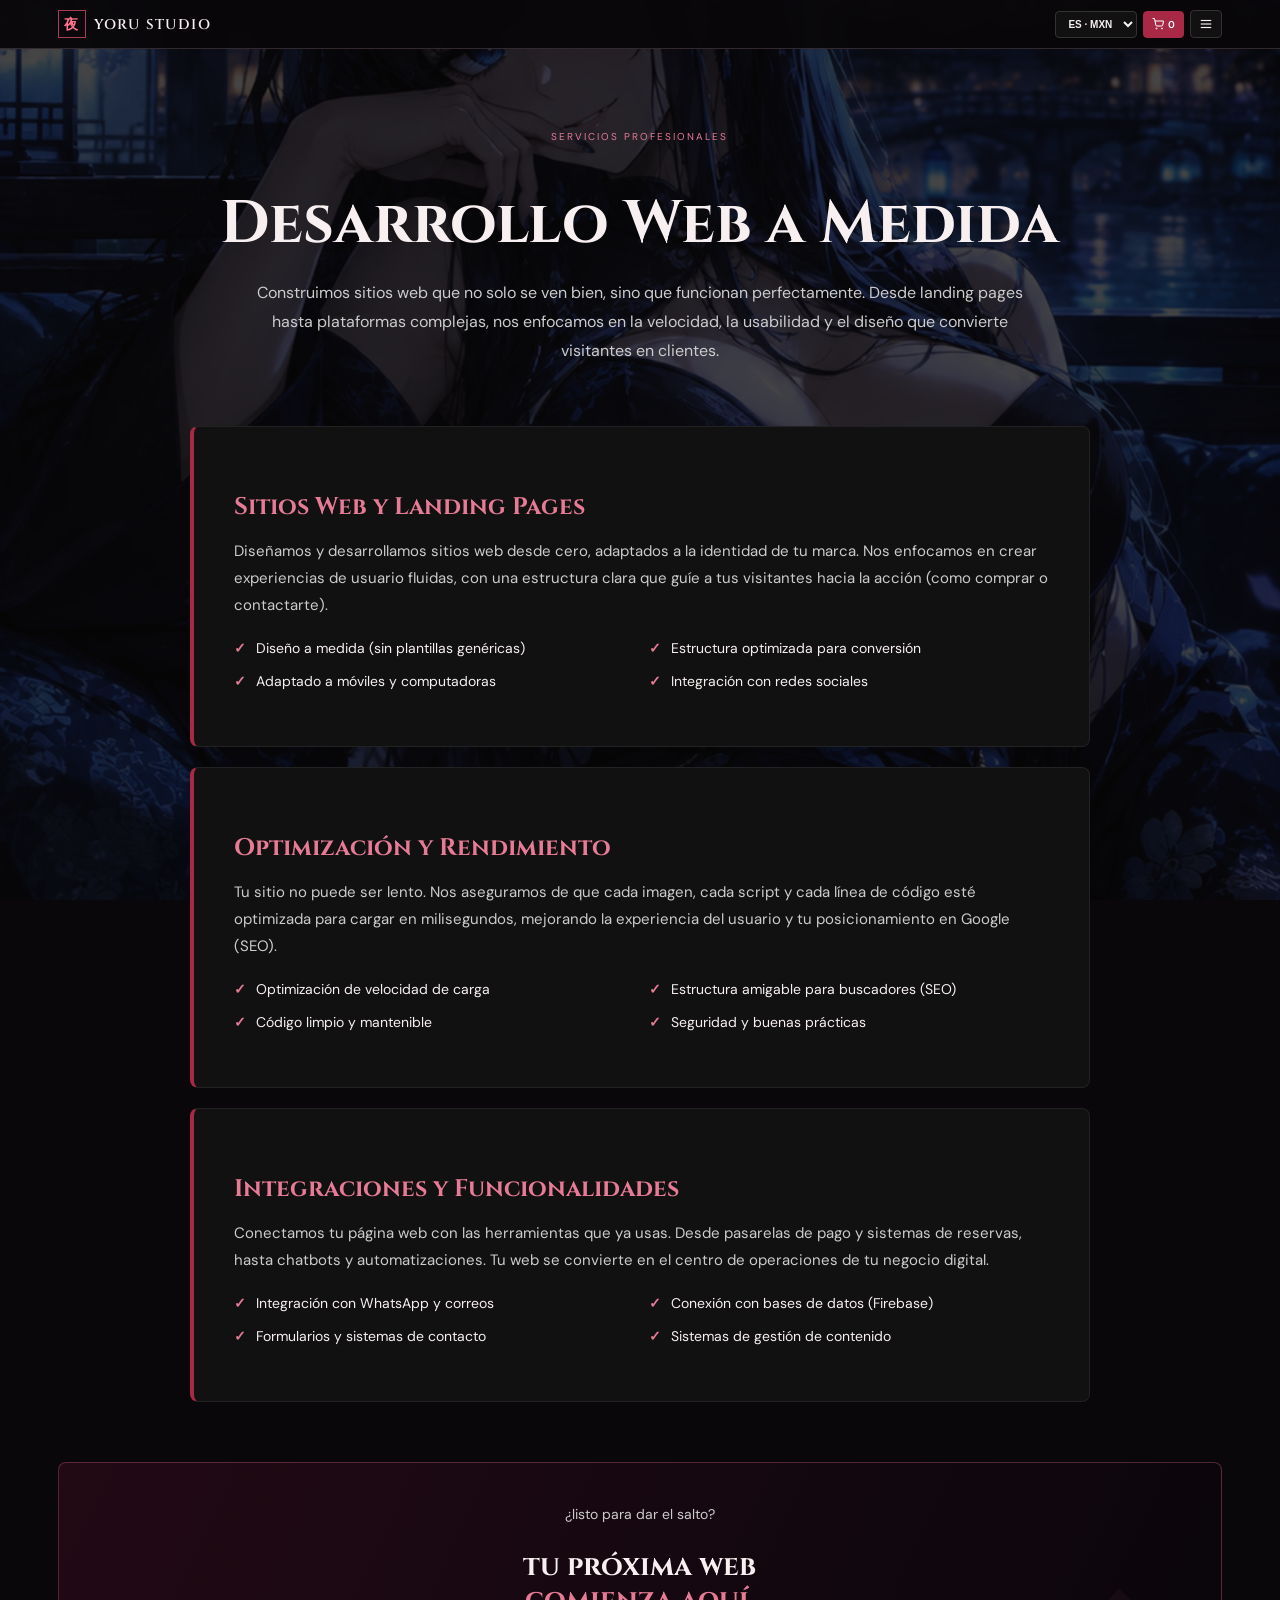
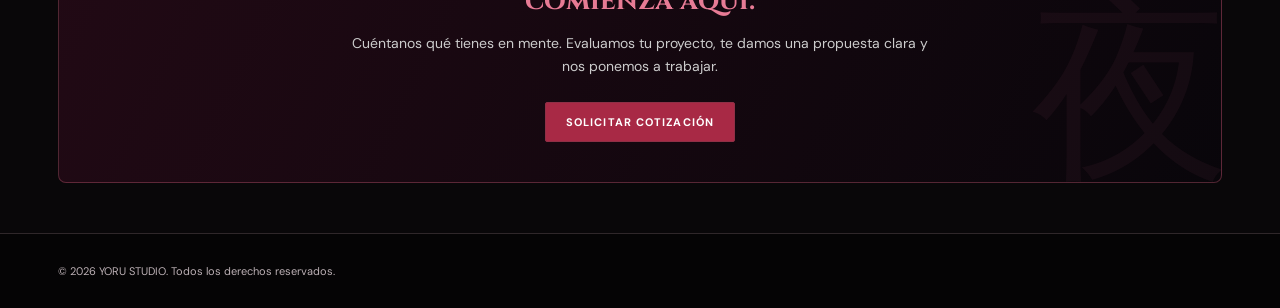
<file: proyecto-web.html>
<!DOCTYPE html>
<html lang="es"><head><meta charset="utf-8"/><meta content="width=device-width,initial-scale=1,viewport-fit=cover" name="viewport"/><meta content="#090709" name="theme-color"/><title>Desarrollo Web — YORU STUDIO</title>
<link href="https://fonts.googleapis.com" rel="preconnect"/><link crossorigin="" href="https://fonts.gstatic.com" rel="preconnect"/><link href="https://fonts.googleapis.com/css2?family=Cinzel:wght@400;500;600;700&family=DM+Sans:wght@300;400;500;600;700&display=swap" rel="stylesheet"/>
<link rel="stylesheet" href="./css/style.css">
<style>
  /* Estilos específicos para la página de Servicios Web */
  .services-header { padding: 50px 0 30px; text-align: center; }
  .services-header h1 { font-family: Cinzel, serif; font-size: clamp(36px, 6vw, 60px); color: var(--white); margin-bottom: 15px; }
  .services-header p { font-size: 16px; color: #ccc; max-width: 800px; margin: 0 auto 30px; line-height: 1.8; }
  
  .services-container { max-width: 900px; margin: 0 auto 60px; display: flex; flex-direction: column; gap: 20px; }
  
  .service-block { background: #111; padding: 40px; border-radius: 8px; border: 1px solid #222; border-left: 4px solid var(--wine); }
  .service-block h3 { font-family: Cinzel, serif; font-size: 24px; color: var(--pink); margin-bottom: 15px; }
  .service-block p { font-size: 15px; color: #ccc; line-height: 1.8; margin-bottom: 15px; }
  
  .service-features { list-style: none; padding: 0; display: grid; grid-template-columns: 1fr 1fr; gap: 15px; margin-top: 20px; }
  .service-features li { font-size: 14px; color: var(--white); display: flex; align-items: flex-start; gap: 10px; }
  .service-features li::before { content: "✓"; color: var(--pink); font-weight: bold; }

  @media (max-width: 800px) {
    .service-block { padding: 25px; }
    .service-features { grid-template-columns: 1fr; }
  }
</style>
</head><body>
<div class="bg-global" style="background-image: url('./assets/yoru-azul.png');"></div>

<header class="nav" id="nav">
  <div class="wrap">
    <div class="nav-top">
      <a class="logo" href="index.html"><span class="logo-mark">夜</span><span>YORU STUDIO</span></a>
      <div class="nav-actions">
        <select class="nav-btn"><option>ES · MXN</option><option>EN · USD</option></select>
        <a href="carrito.html" class="nav-btn cart" style="text-decoration: none;">
          <svg width="12" height="12" viewBox="0 0 24 24" fill="none" stroke="currentColor" stroke-width="2"><circle cx="9" cy="21" r="1"></circle><circle cx="20" cy="21" r="1"></circle><path d="M1 1h4l2.68 13.39a2 2 0 0 0 2 1.61h9.72a2 2 0 0 0 2-1.61L23 6H6"></path></svg> 
          <span id="cart-count">0</span>
        </a>
        <button class="nav-btn" id="menuBtn"><svg width="14" height="14" viewBox="0 0 24 24" fill="none" stroke="currentColor" stroke-width="2"><line x1="3" y1="12" x2="21" y2="12"></line><line x1="3" y1="6" x2="21" y2="6"></line><line x1="3" y1="18" x2="21" y2="18"></line></svg></button>
      </div>
    </div>
    <div class="menu-dropdown" id="menu">
      <a href="index.html">Inicio</a>
      <a href="index.html#portafolio">Catálogo</a>
      <a href="https://wa.me/525664921229" class="btn-contact">Contacto</a>
    </div>
  </div>
</header>

<main class="main-content">
  <div class="wrap">
    
    <!-- Encabezado -->
    <div class="services-header">
      <div style="color: var(--pink); font-size: 10px; letter-spacing: 0.2em; text-transform: uppercase; margin-bottom: 10px;">Servicios Profesionales</div>
      <h1>Desarrollo Web a Medida</h1>
      <p>Construimos sitios web que no solo se ven bien, sino que funcionan perfectamente. Desde landing pages hasta plataformas complejas, nos enfocamos en la velocidad, la usabilidad y el diseño que convierte visitantes en clientes.</p>
    </div>

    <!-- Bloques de Servicios -->
    <div class="services-container">
      
      <!-- Bloque 1 -->
      <div class="service-block">
        <h3>Sitios Web y Landing Pages</h3>
        <p>Diseñamos y desarrollamos sitios web desde cero, adaptados a la identidad de tu marca. Nos enfocamos en crear experiencias de usuario fluidas, con una estructura clara que guíe a tus visitantes hacia la acción (como comprar o contactarte).</p>
        <ul class="service-features">
          <li>Diseño a medida (sin plantillas genéricas)</li>
          <li>Estructura optimizada para conversión</li>
          <li>Adaptado a móviles y computadoras</li>
          <li>Integración con redes sociales</li>
        </ul>
      </div>

      <!-- Bloque 2 -->
      <div class="service-block">
        <h3>Optimización y Rendimiento</h3>
        <p>Tu sitio no puede ser lento. Nos aseguramos de que cada imagen, cada script y cada línea de código esté optimizada para cargar en milisegundos, mejorando la experiencia del usuario y tu posicionamiento en Google (SEO).</p>
        <ul class="service-features">
          <li>Optimización de velocidad de carga</li>
          <li>Estructura amigable para buscadores (SEO)</li>
          <li>Código limpio y mantenible</li>
          <li>Seguridad y buenas prácticas</li>
        </ul>
      </div>

      <!-- Bloque 3 -->
      <div class="service-block">
        <h3>Integraciones y Funcionalidades</h3>
        <p>Conectamos tu página web con las herramientas que ya usas. Desde pasarelas de pago y sistemas de reservas, hasta chatbots y automatizaciones. Tu web se convierte en el centro de operaciones de tu negocio digital.</p>
        <ul class="service-features">
          <li>Integración con WhatsApp y correos</li>
          <li>Conexión con bases de datos (Firebase)</li>
          <li>Formularios y sistemas de contacto</li>
          <li>Sistemas de gestión de contenido</li>
        </ul>
      </div>

    </div>

    <!-- Panel de contacto final -->
    <div class="contact-panel reveal" style="margin-top: 60px;">
      <p class="kicker">¿listo para dar el salto?</p>
      <h2>tu próxima web<br/><em>comienza aquí.</em></h2>
      <p>Cuéntanos qué tienes en mente. Evaluamos tu proyecto, te damos una propuesta clara y nos ponemos a trabajar.</p>
      <div class="actions" style="justify-content: center;">
        <a href="https://wa.me/525664921229?text=Hola,%20me%20interesa%20el%20servicio%20de%20Desarrollo%20Web" target="_blank" class="btn">Solicitar Cotización</a>
      </div>
    </div>
  </div>
</main>

<footer class="footer"><div class="wrap footer-inner"><div>© 2026 YORU STUDIO. Todos los derechos reservados.</div></div></footer>

<script src="./js/main.js"></script>
<script>
  document.getElementById('menuBtn').addEventListener('click', () => {
    document.getElementById('menu').classList.toggle('active');
  });
</script>
</body></html>
</file>
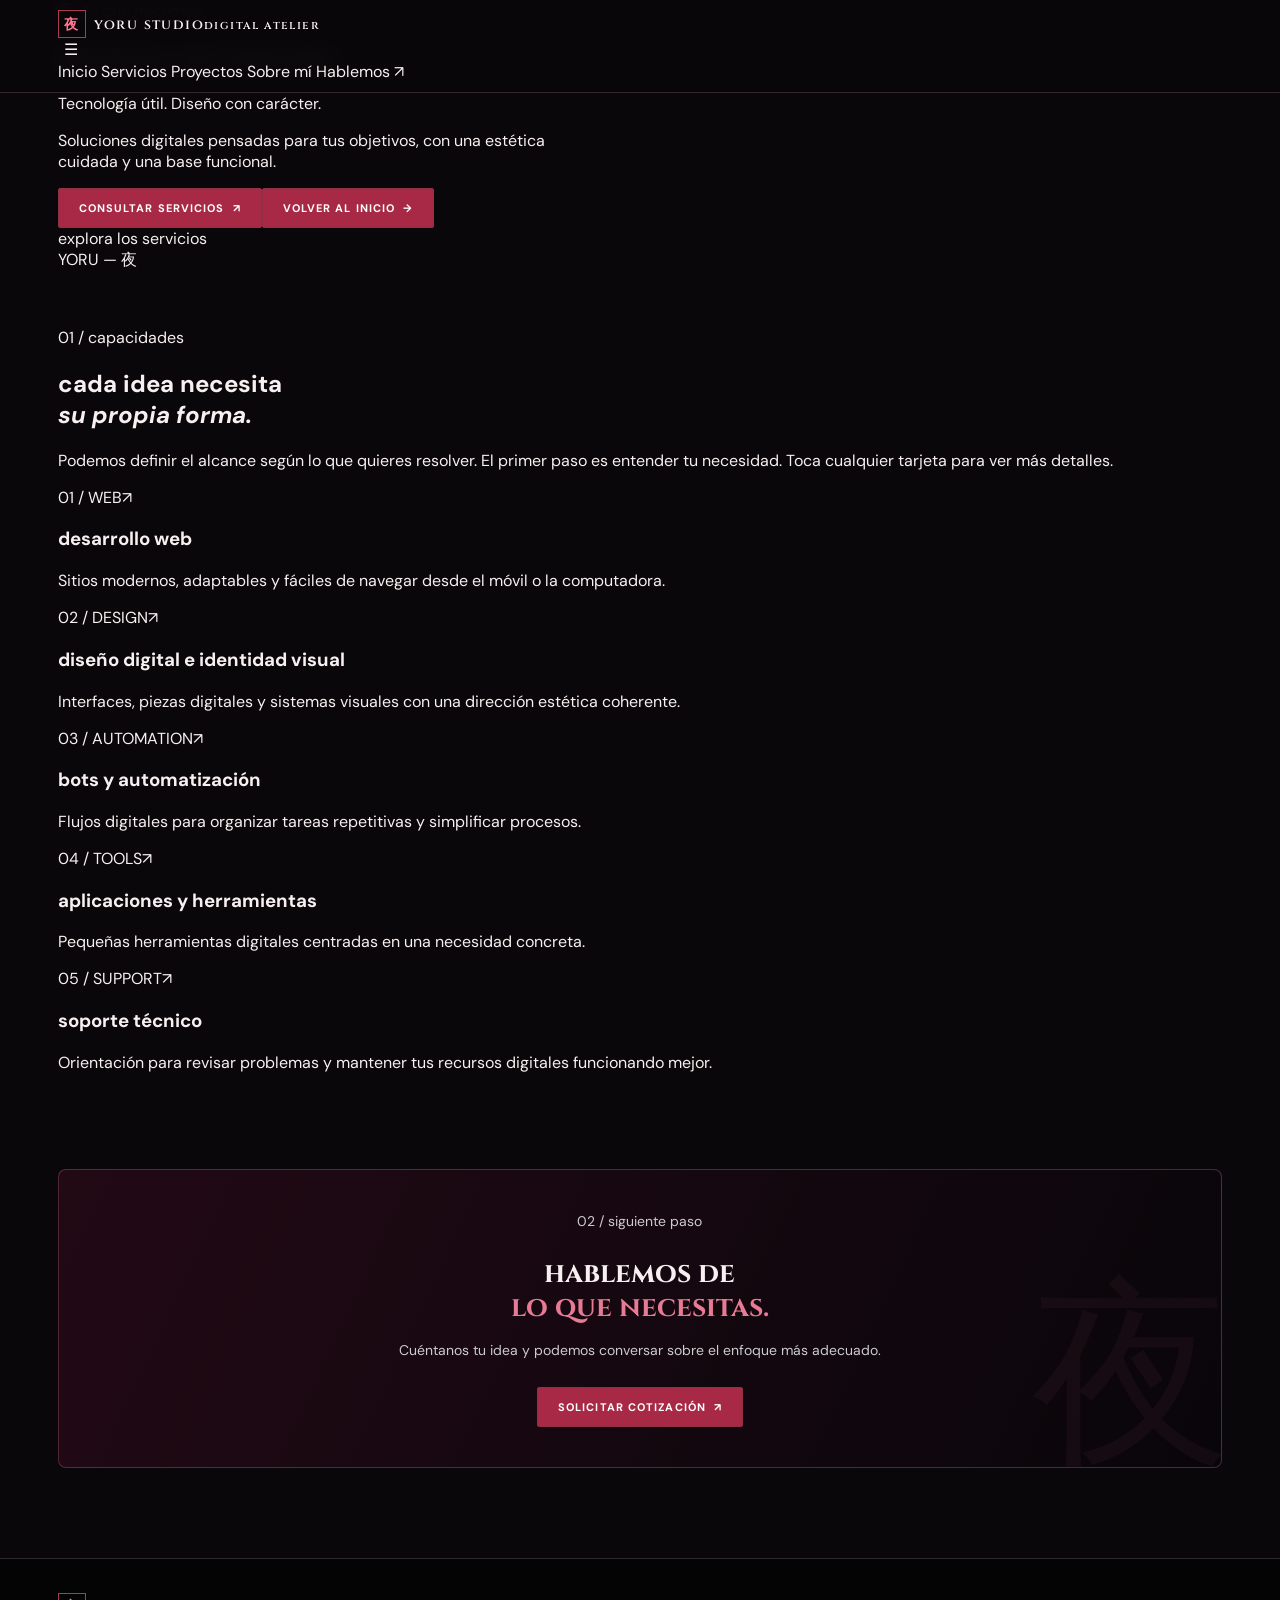
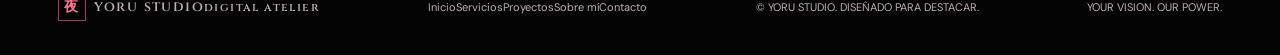
<file: servicios.html>
<!DOCTYPE html>
<html lang="es"><head><meta charset="utf-8"/><meta content="width=device-width,initial-scale=1,viewport-fit=cover" name="viewport"/><meta content="#090709" name="theme-color"/><meta name="description" content="Servicios digitales de YORU STUDIO: desarrollo web, diseño e identidad visual, automatización, herramientas digitales y soporte técnico."/><title>Servicios — YORU STUDIO</title>
<meta property="og:type" content="website"/>
<meta property="og:title" content="YORU STUDIO — Digital Atelier"/>
<meta property="og:description" content="Tecnología con propósito. Ideas sin límites."/>
<meta property="og:url" content="https://alyson2904.github.io/-yoru-studio/"/>
<meta property="og:image" content="https://alyson2904.github.io/-yoru-studio/assets/yoru.png"/>
<link rel="icon" href="data:image/svg+xml,%3Csvg xmlns='http://www.w3.org/2000/svg' viewBox='0 0 64 64'%3E%3Crect width='64' height='64' rx='8' fill='%23090709'/%3E%3Ctext x='12' y='46' font-size='42' fill='%23e84967'%3E%E5%A4%9C%3C/text%3E%3C/svg%3E"/>
<link href="https://fonts.googleapis.com" rel="preconnect"/><link crossorigin="" href="https://fonts.gstatic.com" rel="preconnect"/><link href="https://fonts.googleapis.com/css2?family=Cinzel:wght@400;500;600;700&amp;family=DM+Sans:wght@300;400;500;600;700&amp;display=swap" rel="stylesheet"/>
<link rel="stylesheet" href="./css/style.css">
</head><body>
<div class="bg-fixed" style="background-image: url('./assets/yoru-azul.png'); position: fixed; height: 100vh; z-index: -1;"></div>
<div aria-hidden="true" class="noise"></div><div aria-hidden="true" class="progress"></div>
<header class="nav" id="nav"><div class="wrap nav-inner">
<a aria-label="Yoru Studio, ir al inicio" class="logo" href="./index.html"><span class="logo-mark">夜</span><span>yoru studio<small>digital atelier</small></span></a>
<button type="button" aria-controls="menu" aria-expanded="false" aria-label="Abrir menú" class="menu-toggle" id="menuBtn">☰</button>
<nav aria-label="Navegación principal" class="nav-links" id="menu">
<a href="./index.html">Inicio</a>
<a href="./servicios.html" aria-current="page">Servicios</a>
<a href="./proyectos.html">Proyectos</a>
<a href="./sobre-mi.html">Sobre mí</a>
<a class="nav-cta whatsapp-link" data-message="general" href="https://wa.me/525664921229">Hablemos ↗</a>
</nav></div></header>
<main>
<section class="hero hero-servicios" id="servicios-top"><div class="wrap"><div class="hero-copy">
<div class="eyebrow reveal">夜 · lo que hacemos</div><h1 class="reveal">servicios<span> con intención.</span></h1>
<p class="lead reveal">Tecnología útil. Diseño con carácter.</p>
<p class="lead reveal" style="max-width:520px">Soluciones digitales pensadas para tus objetivos, con una estética cuidada y una base funcional.</p>
<div class="actions reveal"><a class="btn whatsapp-link" data-message="services" href="https://wa.me/525664921229">consultar servicios <span aria-hidden="true">↗</span></a><a class="btn secondary" href="./index.html">volver al inicio <span aria-hidden="true">→</span></a></div>
</div><div class="hero-bottom"><div class="scroll-mark"><span class="scroll-line"></span>explora los servicios</div><span class="vertical-word">YORU — 夜</span></div></div></section>

<section class="section section-rule">
  <div class="wrap">
<div class="section-heading reveal"><div><p class="kicker">01 / capacidades</p><h2>cada idea necesita<br/><em>su propia forma.</em></h2></div><p class="section-intro">Podemos definir el alcance según lo que quieres resolver. El primer paso es entender tu necesidad. Toca cualquier tarjeta para ver más detalles.</p></div>

<div class="services">
  <!-- Servicio 1 -->
  <article class="service reveal" data-target="modal-1">
    <span class="number">01 / WEB</span><span class="arrow">↗</span><h3>desarrollo web</h3>
    <p>Sitios modernos, adaptables y fáciles de navegar desde el móvil o la computadora.</p>
  </article>
  <!-- Servicio 2 -->
  <article class="service reveal" data-target="modal-2">
    <span class="number">02 / DESIGN</span><span class="arrow">↗</span><h3>diseño digital e identidad visual</h3>
    <p>Interfaces, piezas digitales y sistemas visuales con una dirección estética coherente.</p>
  </article>
  <!-- Servicio 3 -->
  <article class="service reveal" data-target="modal-3">
    <span class="number">03 / AUTOMATION</span><span class="arrow">↗</span><h3>bots y automatización</h3>
    <p>Flujos digitales para organizar tareas repetitivas y simplificar procesos.</p>
  </article>
  <!-- Servicio 4 -->
  <article class="service reveal" data-target="modal-4">
    <span class="number">04 / TOOLS</span><span class="arrow">↗</span><h3>aplicaciones y herramientas</h3>
    <p>Pequeñas herramientas digitales centradas en una necesidad concreta.</p>
  </article>
  <!-- Servicio 5 -->
  <article class="service reveal" data-target="modal-5">
    <span class="number">05 / SUPPORT</span><span class="arrow">↗</span><h3>soporte técnico</h3>
    <p>Orientación para revisar problemas y mantener tus recursos digitales funcionando mejor.</p>
  </article>
</div>
</div></section>

<section class="section">
  <div class="wrap"><div class="contact-panel reveal"><p class="kicker">02 / siguiente paso</p><h2>hablemos de<br/><em>lo que necesitas.</em></h2><p>Cuéntanos tu idea y podemos conversar sobre el enfoque más adecuado.</p><div class="actions"><a class="btn whatsapp-link" data-message="quote" href="https://wa.me/525664921229">solicitar cotización <span aria-hidden="true">↗</span></a></div></div></div>
</section>
</main>

<!-- MODALES (Ocultos por defecto) -->
<div class="modal-overlay" id="modal-1">
  <div class="modal-content">
    <button class="modal-close" data-close>&times;</button>
    <h3>Desarrollo Web</h3>
    <p>Sitios y experiencias adaptables, claros y pensados para verse bien en cualquier pantalla. Desde landings page hasta tiendas online.</p>
    <ul class="modal-list">
      <li>Diseño responsivo (móvil y escritorio)</li>
      <li>Optimización de velocidad de carga</li>
      <li>Integración con WhatsApp y redes</li>
      <li>Estructura SEO amigable</li>
    </ul>
    <a href="https://wa.me/525664921229?text=Hola,%20me%20interesa%20el%20servicio%20de%20Desarrollo%20Web" target="_blank" class="btn" style="width: 100%;">consultar este servicio <span aria-hidden="true">↗</span></a>
  </div>
</div>

<div class="modal-overlay" id="modal-2">
  <div class="modal-content">
    <button class="modal-close" data-close>&times;</button>
    <h3>Diseño e Identidad Visual</h3>
    <p>Interfaces, recursos visuales e identidad digital con una estética coherente y reconocible que conecte con tu audiencia.</p>
    <ul class="modal-list">
      <li>Diseño de logotipos y paletas de color</li>
      <li>Diseño de interfaces UI/UX</li>
      <li>Creación de banners y piezas gráficas</li>
      <li>Manual de marca básico</li>
    </ul>
    <a href="https://wa.me/525664921229?text=Hola,%20me%20interesa%20el%20servicio%20de%20Diseño%20e%20Identidad%20Visual" target="_blank" class="btn" style="width: 100%;">consultar este servicio <span aria-hidden="true">↗</span></a>
  </div>
</div>

<div class="modal-overlay" id="modal-3">
  <div class="modal-content">
    <button class="modal-close" data-close>&times;</button>
    <h3>Bots y Automatización</h3>
    <p>Flujos digitales para organizar tareas repetitivas y simplificar procesos, ahorrándote tiempo y reduciendo errores.</p>
    <ul class="modal-list">
      <li>Creación de bots para Discord o Telegram</li>
      <li>Automatización de respuestas en WhatsApp</li>
      <li>Scripts para organización de archivos</li>
      <li>Conexión entre distintas herramientas</li>
    </ul>
    <a href="https://wa.me/525664921229?text=Hola,%20me%20interesa%20el%20servicio%20de%20Bots%20y%20Automatización" target="_blank" class="btn" style="width: 100%;">consultar este servicio <span aria-hidden="true">↗</span></a>
  </div>
</div>

<div class="modal-overlay" id="modal-4">
  <div class="modal-content">
    <button class="modal-close" data-close>&times;</button>
    <h3>Aplicaciones y Herramientas</h3>
    <p>Pequeñas herramientas digitales centradas en una necesidad concreta, ideales para resolver problemas específicos de tu negocio.</p>
    <ul class="modal-list">
      <li>Calculadoras personalizadas</li>
      <li>Generadores de contenido o documentos</li>
      <li>Paneles de control simples</li>
      <li>Extensiones para navegador</li>
    </ul>
    <a href="https://wa.me/525664921229?text=Hola,%20me%20interesa%20el%20servicio%20de%20Aplicaciones%20y%20Herramientas" target="_blank" class="btn" style="width: 100%;">consultar este servicio <span aria-hidden="true">↗</span></a>
  </div>
</div>

<div class="modal-overlay" id="modal-5">
  <div class="modal-content">
    <button class="modal-close" data-close>&times;</button>
    <h3>Soporte Técnico</h3>
    <p>Orientación para revisar problemas y mantener tus recursos digitales funcionando mejor, evitando caídas y pérdida de datos.</p>
    <ul class="modal-list">
      <li>Revisión de páginas web</li>
      <li>Solución de errores en código</li>
      <li>Asesoría para mejoras de rendimiento</li>
      <li>Mantenimiento preventivo</li>
    </ul>
    <a href="https://wa.me/525664921229?text=Hola,%20me%20interesa%20el%20servicio%20de%20Soporte%20Técnico" target="_blank" class="btn" style="width: 100%;">consultar este servicio <span aria-hidden="true">↗</span></a>
  </div>
</div>

<footer class="footer"><div class="wrap footer-inner">
<a class="logo" href="./index.html"><span class="logo-mark">夜</span><span>yoru studio<small>digital atelier</small></span></a>
<div class="footer-links" aria-label="Enlaces del pie"><a href="./index.html">Inicio</a><a href="./servicios.html">Servicios</a><a href="./proyectos.html">Proyectos</a><a href="./sobre-mi.html">Sobre mí</a><a href="./contacto.html">Contacto</a></div>
<p>© <span id="year"></span> YORU STUDIO. DISEÑADO PARA DESTACAR.</p><p>YOUR VISION. OUR POWER.</p></div></footer>
<script src="./js/main.js"></script>
</body></html>
</file>
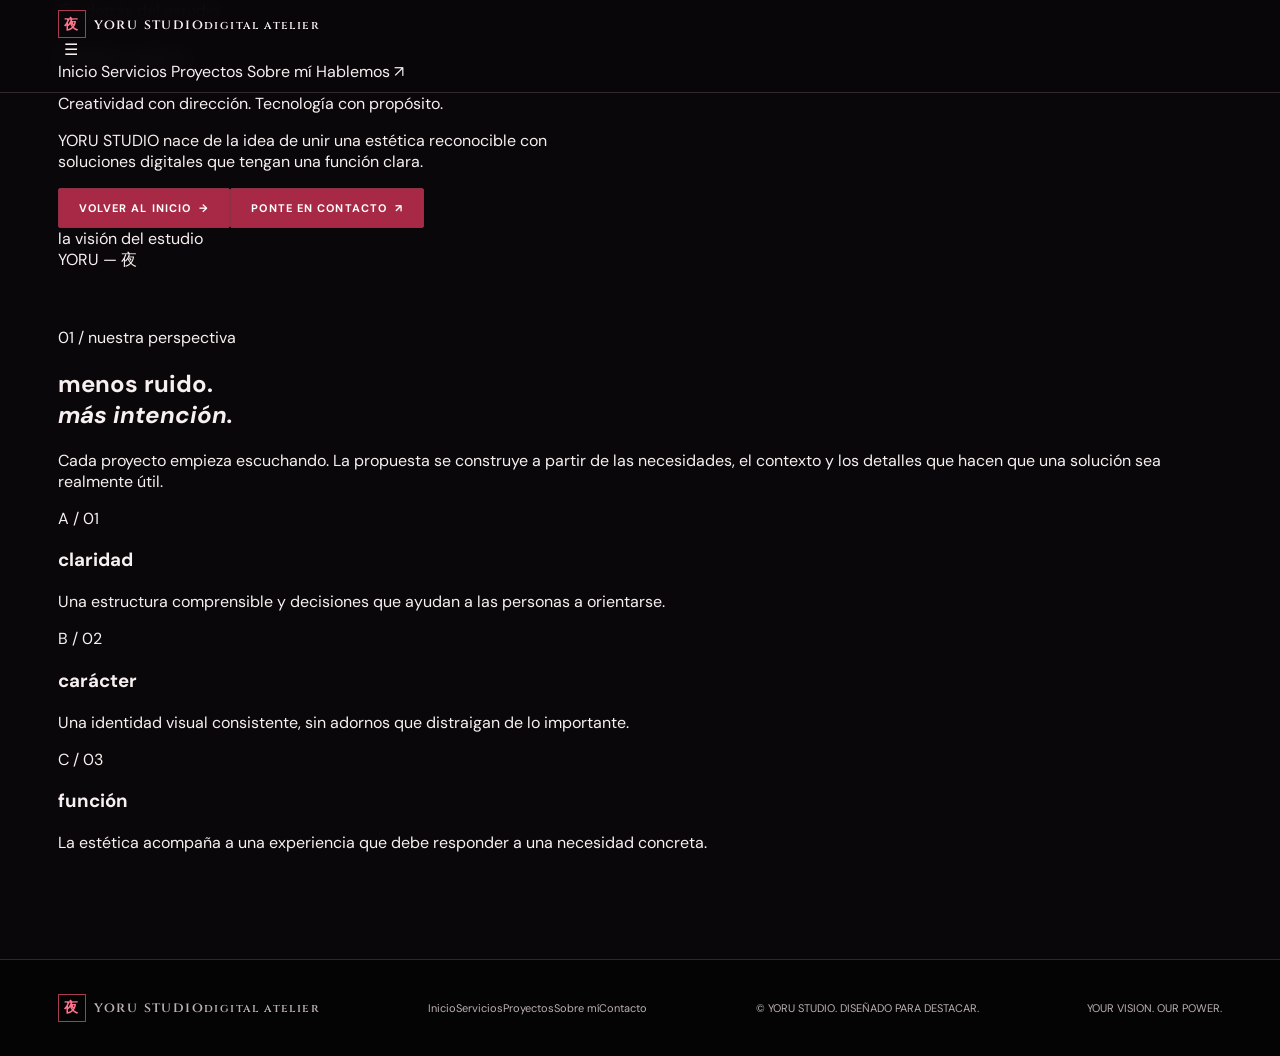
<file: sobre-mi.html>
<!DOCTYPE html>
<html lang="es"><head><meta charset="utf-8"/><meta content="width=device-width,initial-scale=1,viewport-fit=cover" name="viewport"/><meta content="#090709" name="theme-color"/><meta name="description" content="Conoce la visión y el enfoque creativo de YORU STUDIO."/><title>Sobre mí — YORU STUDIO</title>
<meta property="og:type" content="website"/>
<meta property="og:title" content="YORU STUDIO — Digital Atelier"/>
<meta property="og:description" content="Tecnología con propósito. Ideas sin límites."/>
<meta property="og:url" content="https://alyson2904.github.io/-yoru-studio/"/>
<meta property="og:image" content="https://alyson2904.github.io/-yoru-studio/assets/yoru.png"/>
<link rel="icon" href="data:image/svg+xml,%3Csvg xmlns='http://www.w3.org/2000/svg' viewBox='0 0 64 64'%3E%3Crect width='64' height='64' rx='8' fill='%23090709'/%3E%3Ctext x='12' y='46' font-size='42' fill='%23e84967'%3E%E5%A4%9C%3C/text%3E%3C/svg%3E"/>
<link href="https://fonts.googleapis.com" rel="preconnect"/><link crossorigin="" href="https://fonts.gstatic.com" rel="preconnect"/><link href="https://fonts.googleapis.com/css2?family=Cinzel:wght@400;500;600;700&amp;family=DM+Sans:wght@300;400;500;600;700&amp;display=swap" rel="stylesheet"/>
<link rel="stylesheet" href="./css/style.css">
</head><body>
<div class="bg-fixed" id="global-bg" style="background-image: url('./assets/yoru-roja.png');"></div>
<div aria-hidden="true" class="noise"></div><div aria-hidden="true" class="progress"></div>
<header class="nav" id="nav"><div class="wrap nav-inner">
<a aria-label="Yoru Studio, ir al inicio" class="logo" href="./index.html"><span class="logo-mark">夜</span><span>yoru studio<small>digital atelier</small></span></a>
<button type="button" aria-controls="menu" aria-expanded="false" aria-label="Abrir menú" class="menu-toggle" id="menuBtn">☰</button>
<nav aria-label="Navegación principal" class="nav-links" id="menu">
<a href="./index.html">Inicio</a>
<a href="./servicios.html">Servicios</a>
<a href="./proyectos.html">Proyectos</a>
<a href="./sobre-mi.html" aria-current="page">Sobre mí</a>
<a class="nav-cta whatsapp-link" data-message="general" href="https://wa.me/525664921229">Hablemos ↗</a>
</nav></div></header>
<main>
<section class="hero hero-sobre-mi"><div class="wrap"><div class="hero-copy">
<div class="eyebrow reveal">夜 · detrás del estudio</div><h1 class="reveal">sobre<span> yoru.</span></h1>
<p class="lead reveal">Creatividad con dirección. Tecnología con propósito.</p>
<p class="lead reveal" style="max-width:520px">YORU STUDIO nace de la idea de unir una estética reconocible con soluciones digitales que tengan una función clara.</p>
<div class="actions reveal"><a class="btn secondary" href="./index.html">volver al inicio <span aria-hidden="true">→</span></a><a class="btn whatsapp-link" data-message="general" href="https://wa.me/525664921229">ponte en contacto <span aria-hidden="true">↗</span></a></div>
</div><div class="hero-bottom"><div class="scroll-mark"><span class="scroll-line"></span>la visión del estudio</div><span class="vertical-word">YORU — 夜</span></div></div></section>

<section class="section section-rule">
  <div class="wrap"><div class="section-heading reveal"><div><p class="kicker">01 / nuestra perspectiva</p><h2>menos ruido.<br/><em>más intención.</em></h2></div><p class="section-intro">Cada proyecto empieza escuchando. La propuesta se construye a partir de las necesidades, el contexto y los detalles que hacen que una solución sea realmente útil.</p></div>
<div class="services values-grid"><article class="service reveal"><span class="number">A / 01</span><h3>claridad</h3><p>Una estructura comprensible y decisiones que ayudan a las personas a orientarse.</p></article><article class="service reveal"><span class="number">B / 02</span><h3>carácter</h3><p>Una identidad visual consistente, sin adornos que distraigan de lo importante.</p></article><article class="service reveal"><span class="number">C / 03</span><h3>función</h3><p>La estética acompaña a una experiencia que debe responder a una necesidad concreta.</p></article></div></div></section>
</main>
<footer class="footer"><div class="wrap footer-inner">
<a class="logo" href="./index.html"><span class="logo-mark">夜</span><span>yoru studio<small>digital atelier</small></span></a>
<div class="footer-links" aria-label="Enlaces del pie"><a href="./index.html">Inicio</a><a href="./servicios.html">Servicios</a><a href="./proyectos.html">Proyectos</a><a href="./sobre-mi.html">Sobre mí</a><a href="./contacto.html">Contacto</a></div>
<p>© <span id="year"></span> YORU STUDIO. DISEÑADO PARA DESTACAR.</p><p>YOUR VISION. OUR POWER.</p></div></footer>
<script src="./js/main.js"></script>
</body></html>
</file>
<file: css/style.css>
:root{--ink:#090709;--wine:#a82945;--red:#e84967;--pink:#e77b95;--white:#f8f0f0;--muted:#bcb0b5;--line:rgba(255,214,225,.17);--scroll:0}*{box-sizing:border-box}html{scroll-behavior:smooth}body{margin:0;background:var(--ink);color:var(--white);font-family:'DM Sans',sans-serif;overflow-x:hidden;-webkit-font-smoothing:antialiased}body > main,body > footer{position:relative;z-index:1}a{color:inherit;text-decoration:none}button{font:inherit;cursor:pointer;border:none;background:none;color:inherit}button,a{-webkit-tap-highlight-color:transparent}

/* FONDO GLOBAL */
.bg-global { position: fixed; top: 0; left: 0; width: 100vw; height: 100vh; z-index: -1; background-size: cover; background-position: center; background-repeat: no-repeat; background-color: var(--ink); transition: background-image 0.8s ease-in-out; }
.bg-global::after { content: ""; position: absolute; top: 0; left: 0; width: 100%; height: 100%; background: rgba(9, 7, 9, 0.75); }

/* HEADER */
.nav{position:fixed;top:0;left:0;right:0;z-index:100;background:rgba(9,7,9,0.95);backdrop-filter:blur(10px);border-bottom:1px solid var(--line);padding:10px 0}
.wrap{width:min(1200px,calc(100% - 9vw));margin:auto}
.nav-top{display:flex;align-items:center;justify-content:space-between;gap:10px}
.logo{display:flex;align-items:center;gap:8px;font-family:Cinzel,serif;font-weight:600;font-size:14px;letter-spacing:.1em; white-space: nowrap;}
.logo-mark{border:1px solid #a83c55;width:28px;height:28px;display:grid;place-items:center;color:#ff738e;font-size:14px}
.nav-actions{display:flex;align-items:center;gap:6px}
.nav-btn{background:#111;border:1px solid #333;color:var(--white);padding:6px 8px;font-size:10px;font-weight:600;display:flex;align-items:center;gap:4px;border-radius:4px; white-space: nowrap; cursor:pointer}
.nav-btn.cart{background:var(--wine);border-color:var(--wine);color:white}

/* BÚSQUEDA */
.search-container { display: flex; align-items: center; position: relative; }
.search-form { display: none; position: absolute; right: 35px; top: 50%; transform: translateY(-50%); width: 180px; background: #111; border: 1px solid #333; border-radius: 4px; overflow: hidden; height: 30px; z-index: 10;}
.search-form.active { display: flex; }
.search-form input { width: 100%; background: transparent; border: none; padding: 0 8px; color: #fff; font-size: 11px; outline: none; }
.search-toggle { background: none; border: none; color: var(--white); padding: 6px; cursor: pointer; }

/* MENÚ DESPLEGABLE MÓVIL (CORREGIDO) */
.menu-dropdown {
  display: none;
  position: absolute;
  top: 100%;
  left: 0;
  width: 100%;
  background: rgba(9, 7, 9, 0.98);
  border-bottom: 1px solid var(--line);
  padding: 20px;
  flex-direction: column;
  gap: 15px;
}
.menu-dropdown.active { display: flex; }
.menu-dropdown a { font-size: 14px; color: var(--white); text-transform: uppercase; padding: 10px 0; border-bottom: 1px solid #222; }
.menu-dropdown a:hover { color: var(--pink); }
.menu-dropdown .btn-contact { border: 1px solid var(--wine); text-align: center; border-radius: 4px; padding: 10px; margin-top: 10px; }

.main-content { padding-top: 80px; }

/* SECCIONES */
.section { position: relative; padding: 40px 0; }
.section-title { font-family: Cinzel, serif; font-size: 22px; font-weight: 500; margin-bottom: 25px; display: flex; align-items: center; gap: 10px; color: var(--white); }
.section-title span { font-size: 12px; color: var(--pink); background: rgba(231, 123, 149, 0.1); padding: 3px 8px; border-radius: 4px; border: 1px solid rgba(231, 123, 149, 0.3); }

/* CATÁLOGO PRINCIPAL */
.portfolio-grid { display: grid; grid-template-columns: repeat(3, 1fr); gap: 15px; }
.project-card { background: #111; border: 1px solid #222; border-radius: 6px; overflow: hidden; display: flex; flex-direction: column; cursor: pointer; transition: border-color 0.3s, transform 0.3s; }
.project-card:hover { border-color: var(--pink); transform: translateY(-3px); }
.project-img-wrapper { width: 100%; aspect-ratio: 16/9; overflow: hidden; background: #000; }
.project-img-wrapper img { width: 100%; height: 100%; object-fit: cover; transition: transform 0.4s; }
.project-card:hover .project-img-wrapper img { transform: scale(1.05); }
.project-info { padding: 12px; text-align: center; border-top: 1px solid #222; }
.project-info h4 { margin: 0; color: var(--white); font-size: 13px; font-weight: 600; }

/* PÁGINAS DE CATEGORÍA */
.category-header { padding: 30px 0; border-bottom: 1px solid var(--line); margin-bottom: 30px;}
.category-header h1 { font-family: Cinzel, serif; font-size: clamp(30px, 5vw, 50px); margin: 0 0 15px; color: var(--white); }
.category-header p { font-size: 14px; color: #ccc; max-width: 700px; line-height: 1.6; margin-bottom: 15px;}
.category-header ul { list-style: none; padding: 0; display: flex; gap: 10px; flex-wrap: wrap; }
.category-header ul li { font-size: 11px; color: var(--pink); background: rgba(231,123,149,0.1); padding: 5px 10px; border-radius: 4px; border: 1px solid rgba(231,123,149,0.2); }

/* TARJETAS DE PRODUCTO */
.shop-grid { display: grid; grid-template-columns: repeat(auto-fill, minmax(200px, 1fr)); gap: 15px; }
.shop-card { background: #111; border: 1px solid #222; border-radius: 6px; overflow: hidden; display: flex; flex-direction: column; cursor: pointer; transition: transform 0.2s, border-color 0.2s;}
.shop-card:hover { border-color: var(--pink); transform: translateY(-2px); }
.shop-img-wrapper { position: relative; width: 100%; aspect-ratio: 1/1; background: #000; overflow: hidden;}
.shop-img-wrapper img { width: 100%; height: 100%; object-fit: cover; }
.shop-info { padding: 12px; display: flex; flex-direction: column; flex-grow: 1; }
.shop-cat { font-size: 9px; color: var(--pink); text-transform: uppercase; letter-spacing: 1px; font-weight: 700; margin-bottom: 5px; }
.shop-title { font-size: 14px; font-weight: 600; margin: 0 0 8px; line-height: 1.2; color: var(--white); }
.shop-price { font-size: 16px; color: var(--pink); font-weight: 700; margin-bottom: 12px; }
.shop-btn { margin-top: auto; width: 100%; background: transparent; border: 1px solid var(--wine); color: var(--white); padding: 8px; font-size: 11px; font-weight: 600; border-radius: 4px; transition: background 0.2s;}
.shop-card:hover .shop-btn { background: var(--wine); }

/* PANEL CONTACTO */
.contact-panel { background: linear-gradient(115deg, rgba(36, 10, 22, 0.95), rgba(9, 6, 11, 0.95)); border: 1px solid #b7536b69; padding: 40px 20px; border-radius: 8px; text-align: center; position: relative; overflow: hidden; }
.contact-panel::after { content: '夜'; position: absolute; right: -10px; bottom: -50px; font: 200px Cinzel; color: rgba(231, 123, 149, 0.05); pointer-events: none; }
.contact-panel h2 { font-family: Cinzel, serif; font-size: 28px; margin: 0 0 15px; line-height: 1.2; color: var(--white); }
.contact-panel h2 em { color: var(--pink); font-style: normal; }
.contact-panel p { font-size: 14px; color: #ccc; max-width: 600px; margin: 0 auto 25px; line-height: 1.6; }

.btn { background: var(--wine); color: #fff; border: 1px solid #8f3046; padding: 12px 20px; font-size: 11px; font-weight: 700; letter-spacing: 0.1em; border-radius: 2px; display: inline-flex; align-items: center; justify-content: center; gap: 8px; cursor: pointer; text-transform: uppercase; transition: transform 0.2s, background 0.2s; }
.btn:hover { background: var(--red); transform: translateY(-2px); }

/* MODAL DE PRODUCTO (CON PROTECCIÓN) */
.modal-overlay { position: fixed; top: 0; left: 0; width: 100%; height: 100%; background: rgba(5, 4, 7, 0.9); backdrop-filter: blur(8px); z-index: 1000; display: flex; align-items: center; justify-content: center; opacity: 0; pointer-events: none; transition: opacity 0.3s ease; padding: 20px; }
.modal-overlay.active { opacity: 1; pointer-events: auto; }
.modal-content { background: #111; border: 1px solid var(--pink); padding: 20px; border-radius: 8px; max-width: 600px; width: 100%; position: relative; transform: translateY(20px); transition: transform 0.3s ease; max-height: 90vh; overflow-y: auto; box-shadow: 0 20px 50px rgba(0,0,0,0.8); }
.modal-overlay.active .modal-content { transform: translateY(0); }
.modal-close { position: absolute; top: 10px; right: 15px; background: rgba(0,0,0,0.5); border-radius: 50%; width: 30px; height: 30px; display: flex; align-items: center; justify-content: center; color: #fff; font-size: 20px; z-index: 10; cursor: pointer;}
.modal-close:hover { color: var(--pink); }

/* PROTECCIÓN DE IMAGEN EN MODAL */
.protected-img-container { position: relative; width: 100%; border-radius: 4px; overflow: hidden; margin-bottom: 15px; background: #000; }
.protected-img-container img { width: 100%; height: auto; display: block; pointer-events: none; -webkit-user-drag: none; user-select: none; }
.watermark-layer {
  position: absolute; top: 0; left: 0; width: 100%; height: 100%;
  background-image: url("data:image/svg+xml,%3Csvg xmlns='http://www.w3.org/2000/svg' width='100' height='100' viewBox='0 0 100 100'%3E%3Ctext x='50' y='50' font-size='40' fill='rgba(255,255,255,0.15)' transform='rotate(-45 50 50)' text-anchor='middle' dominant-baseline='middle' font-family='sans-serif'%3E%E5%A4%9C%3C/text%3E%3C/svg%3E");
  background-repeat: repeat; z-index: 2; pointer-events: none;
}

/* MODAL INFO PRODUCTO */
.modal-product-title { font-family: Cinzel, serif; font-size: 24px; margin: 0 0 10px; color: var(--white); }
.modal-product-desc { font-size: 14px; color: #ccc; line-height: 1.6; margin-bottom: 15px; }
.modal-product-price { font-size: 22px; color: var(--pink); font-weight: 700; margin-bottom: 20px; }

/* FOOTER */
.footer { border-top: 1px solid var(--line); padding: 30px 0; background: #050405; margin-top: 50px; }
.footer-inner { display: flex; justify-content: space-between; align-items: center; gap: 15px; flex-wrap: wrap; font-size: 11px; color: var(--muted); }

/* RESPONSIVE */
@media (max-width: 900px) {
  .portfolio-grid { grid-template-columns: repeat(2, 1fr); }
}
@media (max-width: 600px) {
  .main-content { padding-top: 70px; }
  .section { padding: 25px 0; }
  .section-title { font-size: 18px; }
  .shop-grid { grid-template-columns: repeat(2, 1fr); gap: 10px; }
  .shop-title { font-size: 12px; }
  .shop-price { font-size: 14px; }
  .shop-btn { font-size: 10px; padding: 6px; }
             }
/* =========================================
   ESTILOS PARA PÁGINA DE PRODUCTO INDIVIDUAL
   ========================================= */
.product-page {
  padding-top: 20px;
}
.product-main {
  display: grid;
  grid-template-columns: 1fr 1fr;
  gap: 40px;
  margin-bottom: 60px;
}
.product-image-container {
  position: relative;
  border: 1px solid var(--line);
  border-radius: 8px;
  overflow: hidden;
  background: #000;
}
.product-image-container img {
  width: 100%;
  height: auto;
  display: block;
  pointer-events: none;
  -webkit-user-drag: none;
  user-select: none;
}
.product-details {
  display: flex;
  flex-direction: column;
  justify-content: center;
}
.product-details h1 {
  font-family: Cinzel, serif;
  font-size: clamp(28px, 4vw, 42px);
  color: var(--white);
  margin: 0 0 15px;
}
.product-details .category-tag {
  font-size: 11px;
  color: var(--pink);
  text-transform: uppercase;
  letter-spacing: 2px;
  margin-bottom: 10px;
  display: block;
}
.product-details p.desc {
  font-size: 15px;
  color: #ccc;
  line-height: 1.7;
  margin-bottom: 25px;
}
.product-details .price {
  font-size: 28px;
  color: var(--pink);
  font-weight: 700;
  margin-bottom: 30px;
}

/* SUGERENCIAS */
.suggestions-section {
  border-top: 1px solid var(--line);
  padding-top: 40px;
}
.suggestions-section h3 {
  font-family: Cinzel, serif;
  font-size: 24px;
  color: var(--white);
  margin-bottom: 25px;
}

@media (max-width: 800px) {
  .product-main {
    grid-template-columns: 1fr;
    gap: 20px;
  }
}
</file>
